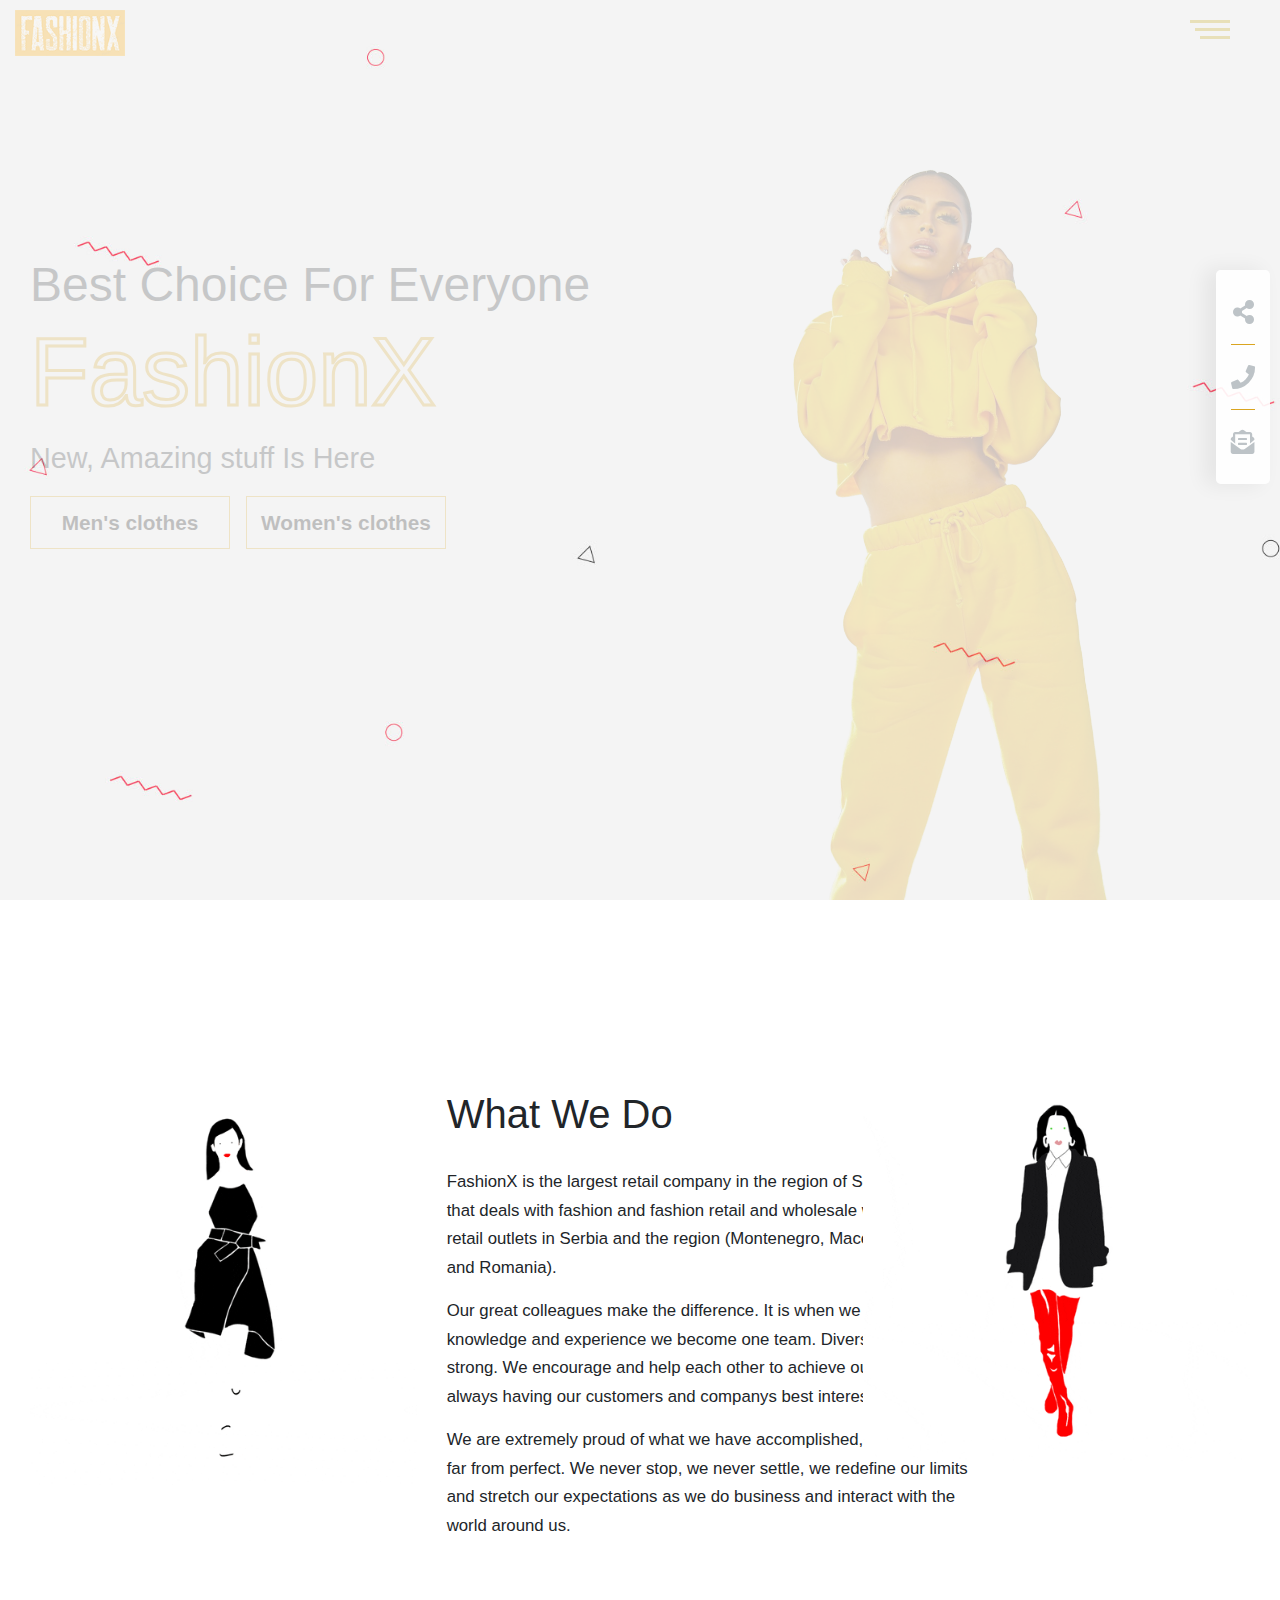
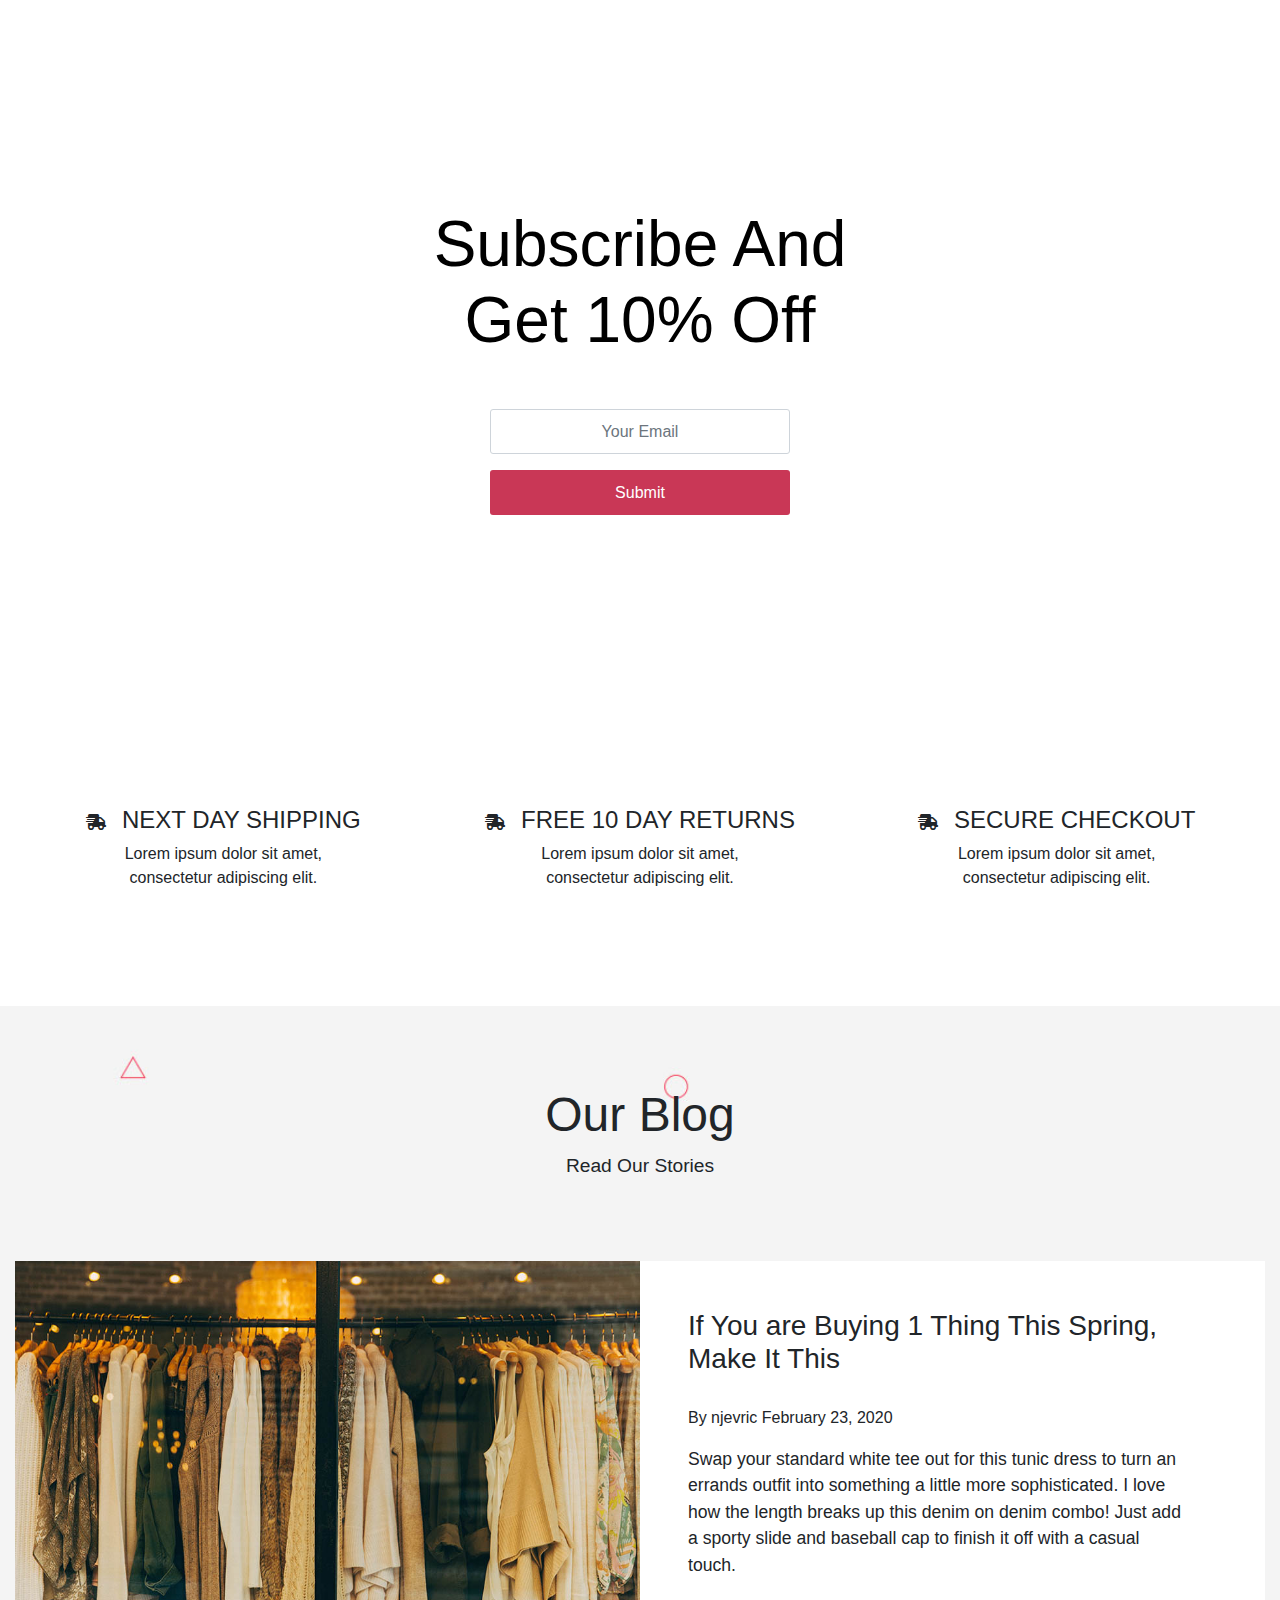
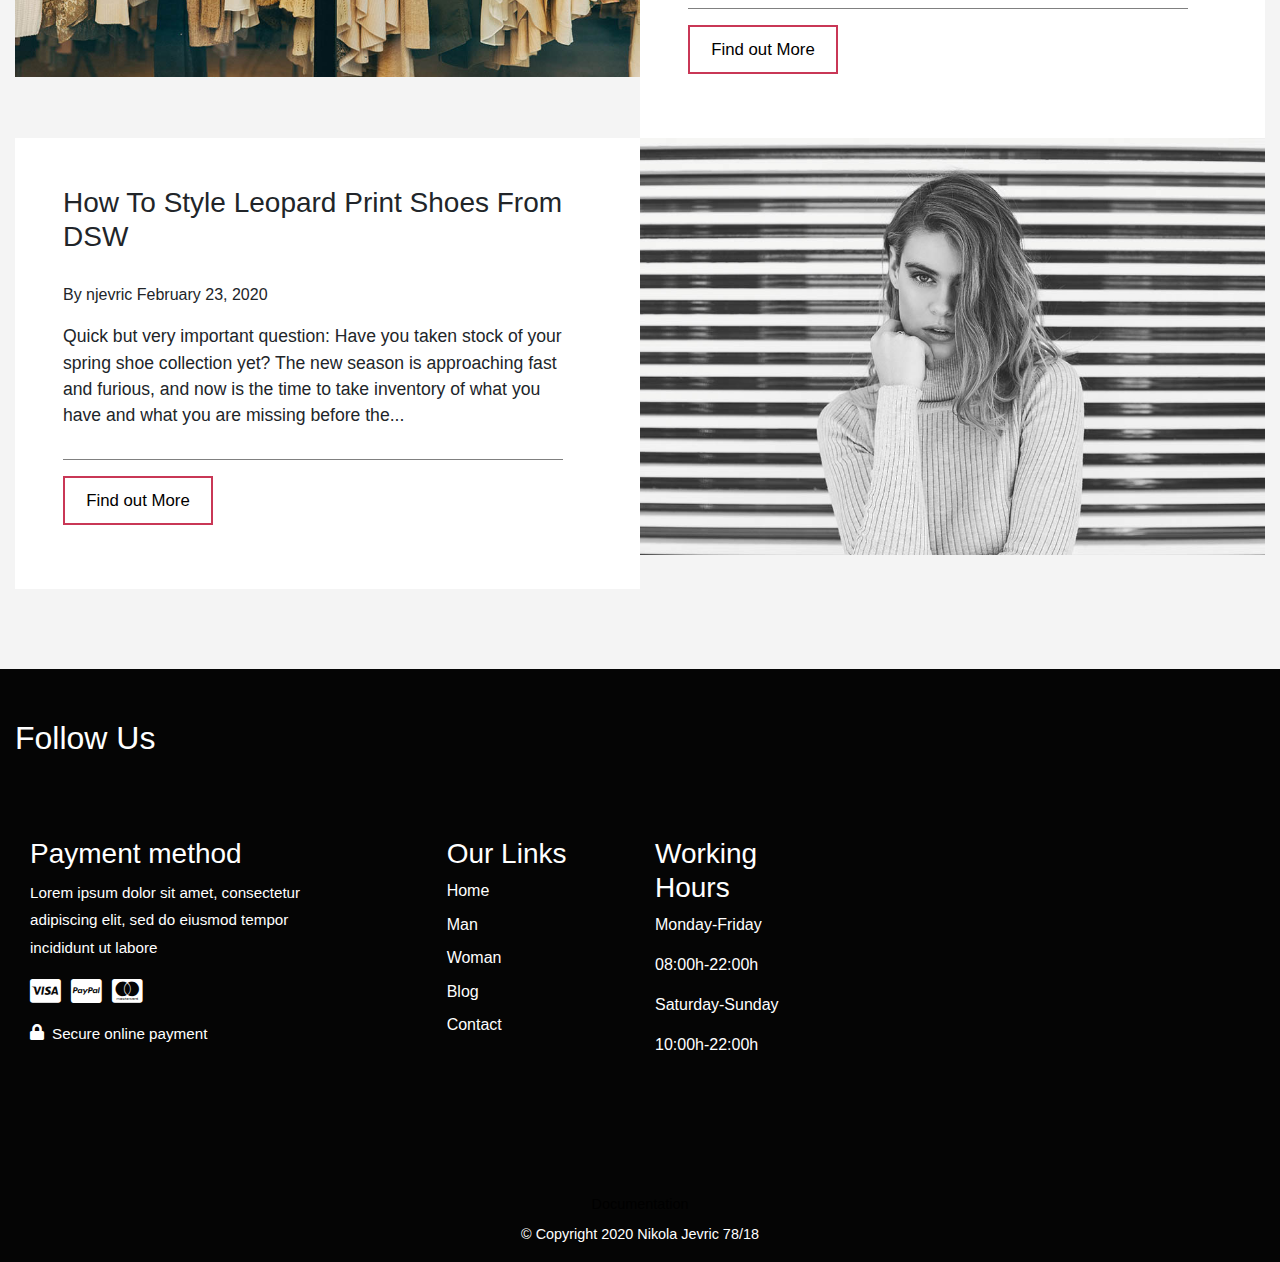
<file: index.html>
<!DOCTYPE html>
<html>
    <head>
        <meta charset="utf-8"/>
        <meta name="viewport" content="width=device-width, initial-scale=1">
        <meta http-equiv="x-ua-compatible" content="ie=edge"/>
        <meta name="description" content="FashionX is the largest retail company in the region of Southeast Europe that deals with fashion and fashion retail and wholesale with over 100 retail outlets in Serbia and the region (Montenegro, Macedonia, Croatia and Romania)."/>
        <meta name="copyright" content="Nikola Jevric 2020"/>
        <title>FashionX Official Website</title>
        <link rel="stylesheet" href="https://use.fontawesome.com/releases/v5.8.2/css/all.css"/>
        <link rel="stylesheet" href="https://stackpath.bootstrapcdn.com/bootstrap/4.3.1/css/bootstrap.min.css" integrity="sha384-ggOyR0iXCbMQv3Xipma34MD+dH/1fQ784/j6cY/iJTQUOhcWr7x9JvoRxT2MZw1T" crossorigin="anonymous"/>
        <link rel="stylesheet" href="css/style.css"/>
         
    </head>
    <body>
        <header>
            <div class="row container-fluid" id="navigacijaPromenaBojeMaliEkran">
                <div class="col-lg-2 col-2" id="logo">
                   <a href="index.html"><img src="img/logo.png" alt="logo"/></a>
                  
                </div> 
                <div class="col-lg-10 col-10" id="navigacija">
                    <!-- <div id="searchNav" class="md-form mt-0 ml-auto d-flex">
                        <i class="fas fa-search mt-2 mr-2"></i>
                        <input class="form-control" type="text" placeholder="Search" aria-label="Search"/>
                      </div> -->
                      
                    <div id="hamburger">
                        <div class="ham"></div>
                        <div class="ham"></div>
                        <div class="ham"></div>
                    </div>
                    
                    
                    <ul id="navigacijaLinkovi" class="mx-auto">
                        
                    </ul>
               
                </div>
               
            </div>
       
        <section id="naslov">
            

            <div class="row container mx-auto">
                <div class="col-lg-6 col-5">
                    <h1>Best Choice For Everyone<br/><span>FashionX</span></h1>
                    <p class="tekstNaslov">New, Amazing stuff Is Here</p>
                    <div class="d-flex responsiveDugme">
                    <p class="text-center mr-3 dugmeNaslov"><a href="man.html">Men's clothes</a></p>
                    <p class="text-center dugmeNaslov"><a href="woman.html">Women's clothes</a></p>
                   </div>
                </div>
                <div class="col-lg-6 col-7 naslovSlika">
                    <img src="img/slika3.png" class="img-fluid slika">
                </div>
            </div>
        </section>
            <div id="linkoviFixed" class="text-center">
                <div class="linkFixed" id="SocialClick">
                    <i class="fas fa-share-alt"></i>
                    <div class="prelazakMisem socials my-auto"> <i class="fab fa-instagram"></i><i class="fab fa-facebook"></i><i class="fab fa-twitter"></i></div> 
                </div>
                <div class="linkFixed" id="PhoneClick">
                    <i class="fas fa-phone"></i>
                    <div class="prelazakMisem phone" > <p><a href="mailto:info@fashionx.com">info@fashionx.com</a></p></div> 
                </div>
                <div class="linkFixed" id="EmailClick">
                    <i class="fas fa-envelope-open-text"></i>
                    <div class="prelazakMisem email"> <p><a href="tel:+0621175230">062/113343</a></p></div> 
            </div>
        </header>
        <main id="glavni">
            <div class="row container mx-auto" id="glavniSlike">
                <!-- <div class="col-lg-4 col-10 mx-auto mainSlike pl-0">
                    <img src="img/musko.jpg" class="slikaMain img-fluid" onmouseover="bigImg();" onmouseout="normalImg();">
                    <h2 class="prikaz">Man</h2>
                </div>
                <div class="col-lg-4 col-10 mx-auto py-4 py-md-0 mainSlike pl-0">
                    <img src="img/patike.jpg" class="slikaMain img-fluid">
                    <h2>Shoes</h2>
                </div>
                <div class="col-lg-4 col-10 mx-auto mainSlike pl-0">
                    <img src="img/woman.jpg" class="slikaMain img-fluid">
                    <h2>Women</h2>
                </div> -->
            </div>
            <div id="about">
                <div class="row container-fluid onama mx-auto">
                    <div class="col-lg-4 col-md-6 col-8 mx-auto">
                        <img src="img/gif2.gif" alt="O nama" class="img-fluid mt-3 mt-md-5"/>
                    </div>
                    <div class="col-lg-4 col-sm-10 mx-sm-auto onamaTekst my-auto">
                        <h2>What We Do</h2>
                        <p>FashionX is the largest retail company in the region of Southeast Europe that deals with fashion and fashion retail and wholesale with over 100 retail outlets in Serbia and the region (Montenegro, Macedonia, Croatia and Romania).</p>
                        <p>Our great colleagues make the difference. It is when we share our skills, knowledge and experience we become one team. Diversity makes us strong.
                        We encourage and help each other to achieve our goals, while always having our customers and companys best interest in mind.
                        </p>
                        <p>We are extremely proud of what we have accomplished, but we are still far from perfect. We never stop, we never settle, we redefine our limits and stretch our expectations as  we do business and interact with the world around us.</p>
                    </div>
                    <div class="col-lg-4 col-md-6 col-8 mx-auto onamaSlika text-right">
                        <img src="img/gi1.gif" alt="O nama" class="img-fluid mt-4"/>     
                    </div>
                </div>
            </div>
            <div id="subscription">
                <div class="row container mx-auto ">
                    <div class="col-lg-12 text-center subTekst">
                        <h2>Subscribe And Get 10% Off</h2>
                        <form action="#" onsubmit="return proveraSubscribe();" id="subForm">  
                            <input type="email" id="emailSubscribe" class="form-control text-center" placeholder="Your Email"/><p id="greskaSub"></p>
                            <input type="submit" id="submitSubscribe" class="form-control"/>
                        </form>
                    </div>
                </div>
               
               
            </div>
            <div id="transport">
                <div class="row container mx-auto text-center">
                    <div class="col-lg-4 col-sm-12">
                        <div class="transportNaslov d-flex justify-content-center">
                            <i class="fas fa-shipping-fast mr-3 mt-2"></i>
                            <h3>Next Day Shipping</h3>
                        </div>
                        <p class="mx-auto text-center">Lorem ipsum dolor sit amet, consectetur adipiscing elit.</p>
                    </div>
                    <div class="col-lg-4 col-sm-12 p-4 p-lg-0">
                        <div class="transportNaslov  d-flex justify-content-center ">
                        <i class="fas fa-shipping-fast  mr-3 mt-2"></i>
                        <h3>FREE 10 DAY RETURNS</h3>
                    </div>
                    <p class="mx-auto text-center">Lorem ipsum dolor sit amet, consectetur adipiscing elit.</p>
                    </div>
                    <div class="col-lg-4 col-sm-12">
                        <div class="transportNaslov  d-flex justify-content-center">
                        <i class="fas fa-shipping-fast  mr-3 mt-2"></i>
                        <h3>SECURE CHECKOUT</h3>
                        </div>
                        <p class="mx-auto text-center">Lorem ipsum dolor sit amet, consectetur adipiscing elit.</p>
                    </div>
                </div>
            </div>
            <div id="blog">
                <div class="row container mx-auto ">
                    <div class="col-lg-12 text-center blogNaslov">
                        <h2>Our Blog</h2>
                        <p>Read Our Stories</p>
                    </div>
                   
                </div>
                <div class="row container mx-auto blog1">
                    
                    <div class="col-lg-6 col-md-10 col-12 mx-auto blokSlikePadding">
                        <img src="img/sub1.jpg" alt="blog 1" class="img-fluid"/>
                    </div>
                    <div class="col-lg-6 col-md-10 col-11 mx-auto p-3 p-xl-5 blogTekst">
                        <h3>If You are Buying 1 Thing This Spring, Make It This</h3>
                        <p>By njevric February 23, 2020</p>
                        <p>Swap your standard white tee out for this tunic dress to turn an errands outfit into something a little more sophisticated. I love how the length breaks up this denim on denim combo! Just add a sporty slide and baseball cap to finish it off with a casual touch.</p>
                        <p id="dugmeBlog"><a href="blog.html">Find out More</a></p>
                       
                    </div>
                </div>
                <div class="row container  mx-auto d-flex flex-wrap-reverse flex-md-wrap-reverse flex-sm-wrap-reverse flex-xs-wrap-reverse">
                    <div class="col-lg-6 col-md-10 col-11 p-3 p-xl-5 mx-auto blogTekst">
                        <h3>How To Style Leopard Print Shoes From DSW</h3>
                        <p>By njevric February 23, 2020</p>
                        <p>Quick but very important question: Have you taken stock of your spring shoe collection yet? The new season is approaching fast and furious, and now is the time to take inventory of what you have and what you are missing before the...</p>
                      
                        <p id="dugmeBlog"><a href="blog.html">Find out More</a></p>
                    </div>
                    <div class="col-lg-6 col-md-10 col-sm-12 mx-auto blokSlikePadding">
                        <img src="img/sub2.jpg" alt="Blog 2" class="img-fluid"/>
                    </div>
                </div>
            </div>
        </main>

        <footer>
            <div class="row container mx-auto marginaFoo">
                <div class="fooInsta">
                    <h2>Follow Us</h2>
                    <div class="posts row text-center d-flex">
        
                    </div>
                </div>
            </div> 
    
            <div class="row container mx-auto fooInfo">
                <div class="col-lg-4 placanje" id="prikaziPay">
    
                </div>
                <div class="col-lg-2 fooLinkovi" id="ispisLinkova">
    
                </div>
                <div class="col-lg-2 fooWorkingH" id="radnoVreme">
    
                </div>
                
                <div class="col-lg-4 text-md-right mx-auto pt-4 pt-md-0 mapa" id="mapaIspis">
                   
                </div>
            </div>
            
               
           <div class="row container mx-auto fooCopy" id="ispisCopy">
             
           </div>
        </footer>

       





        <!-- SCRIPTS -->
        <script src="https://ajax.googleapis.com/ajax/libs/jquery/3.4.1/jquery.min.js"></script>
        <!-- <script src="https://code.jquery.com/jquery-3.3.1.slim.min.js" integrity="sha384-q8i/X+965DzO0rT7abK41JStQIAqVgRVzpbzo5smXKp4YfRvH+8abtTE1Pi6jizo" crossorigin="anonymous"></script> -->
        <script src="https://cdnjs.cloudflare.com/ajax/libs/popper.js/1.14.7/umd/popper.min.js" integrity="sha384-UO2eT0CpHqdSJQ6hJty5KVphtPhzWj9WO1clHTMGa3JDZwrnQq4sF86dIHNDz0W1" crossorigin="anonymous"></script>
        <script src="https://stackpath.bootstrapcdn.com/bootstrap/4.3.1/js/bootstrap.min.js" integrity="sha384-JjSmVgyd0p3pXB1rRibZUAYoIIy6OrQ6VrjIEaFf/nJGzIxFDsf4x0xIM+B07jRM" crossorigin="anonymous"></script>
        <script src="js/main.js"></script>
    </body>
</html>
</file>
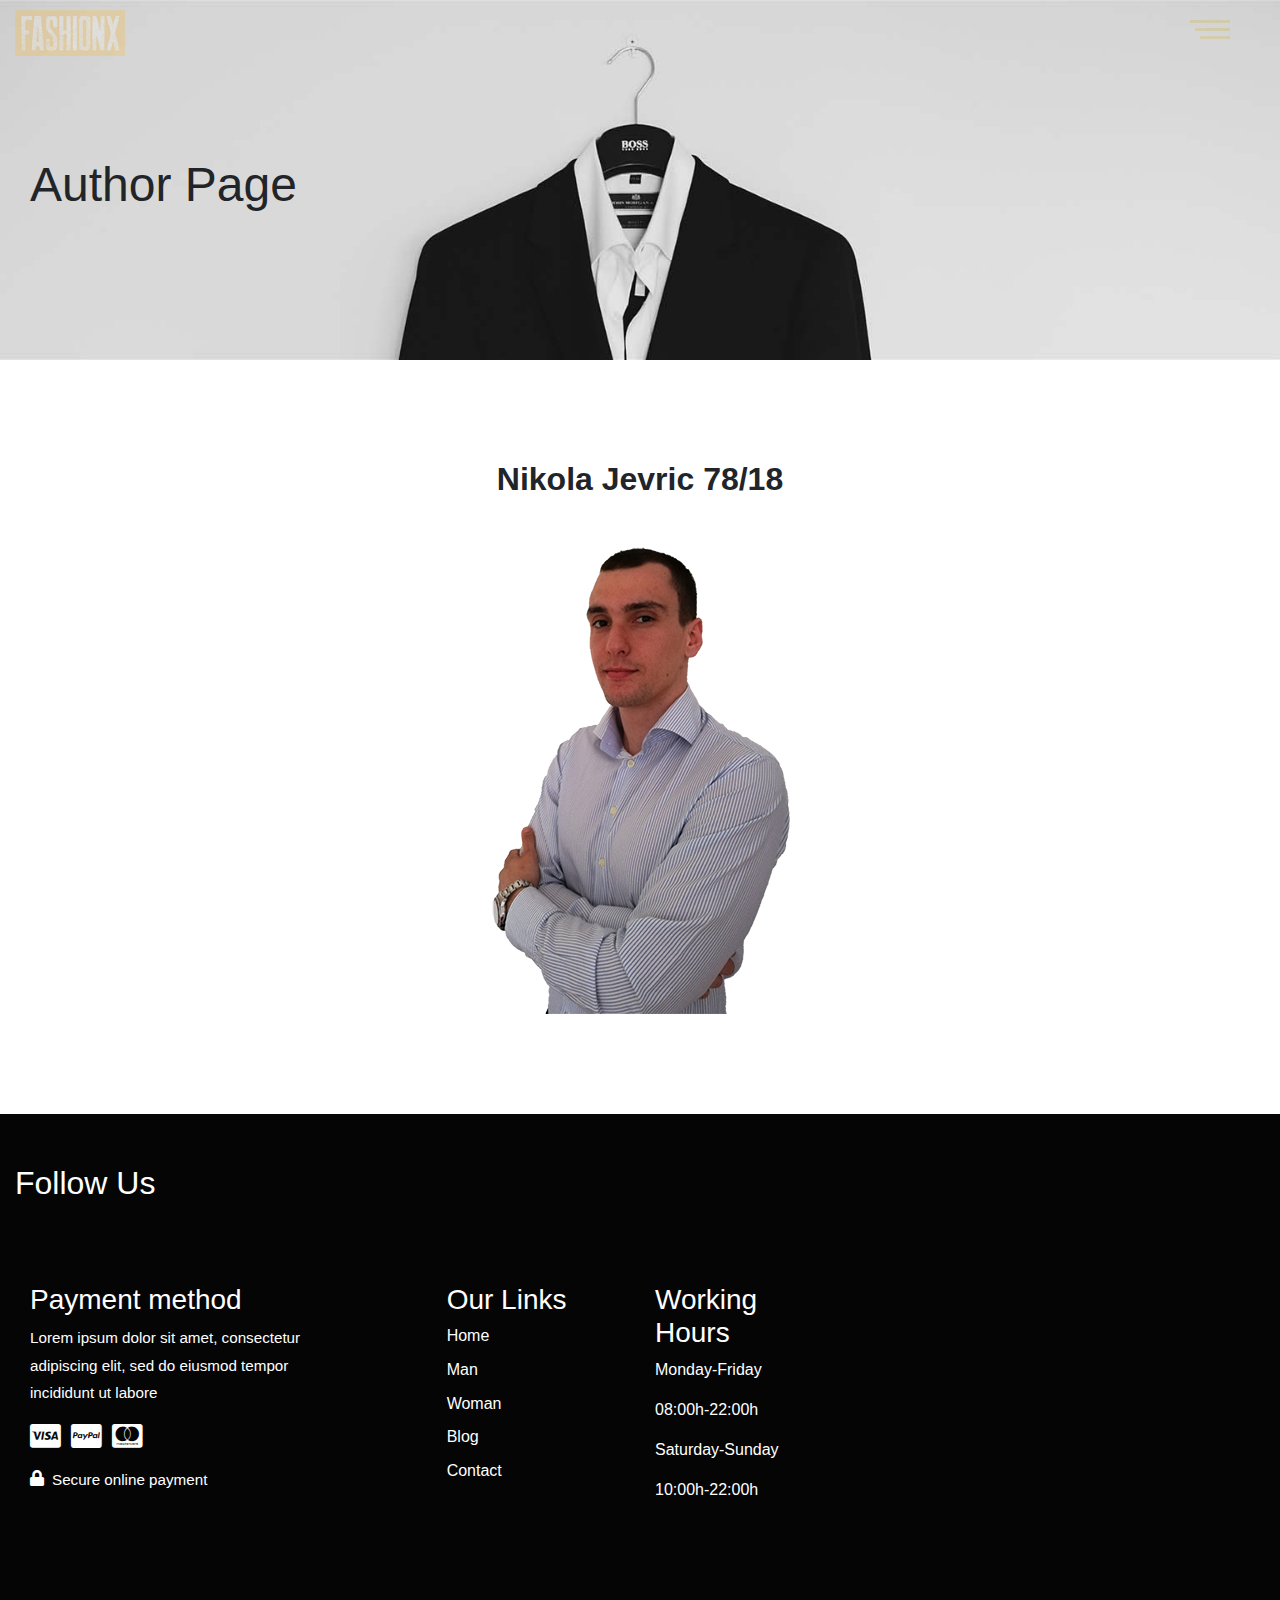
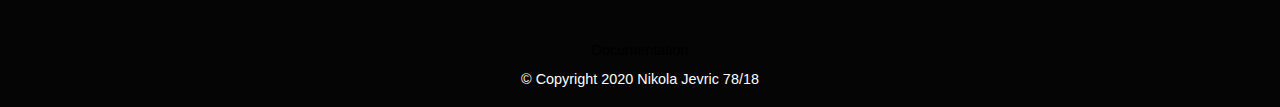
<file: autor.html>
<!DOCTYPE html>
<html>
    <head>
        <meta name="viewport" content="width=device-width, initial-scale=1">
        <title>FashionX Official Website/Man clothes</title>
        <link rel="stylesheet" href="https://use.fontawesome.com/releases/v5.8.2/css/all.css"/>
        <link rel="stylesheet" href="https://stackpath.bootstrapcdn.com/bootstrap/4.3.1/css/bootstrap.min.css" integrity="sha384-ggOyR0iXCbMQv3Xipma34MD+dH/1fQ784/j6cY/iJTQUOhcWr7x9JvoRxT2MZw1T" crossorigin="anonymous"/>
        <link rel="stylesheet" href="css/style.css"/>
        <link rel="icon" type="image/x-icon" href="img/ikona.ico" /> 
    </head>
    <body>  
         <header id="headerProizvodi">
        <div class="row container-fluid" id="navigacijaPromenaBojeMaliEkran">
            <div class="col-lg-2 col-2" id="logo">
               <a href="index.html"><img src="img/logo.png" alt="logo"/></a>
            </div> 
            <div class="col-lg-10 col-10" id="navigacija">
               
                <div id="hamburger">
                    <div class="ham"></div>
                    <div class="ham"></div>
                    <div class="ham"></div>
                </div>
                
                
                <ul id="navigacijaLinkovi">
                    
                </ul>
           
            </div>
           
        </div>
   
    <section id="naslovProizvodi">
        <div class="row container mx-auto">
            <div class="col-lg-6 col-12">
                
               <h1>Author Page</h1>
               <!-- <p>Shop online and get 10% discount on all of our products.</p> -->
            </div>
           
        </div>
    </section>

    </header>
    <main id="autor">
        <div class="container">
            <div class="row">
                <div class="col-lg-10 col-8 mx-auto">
                   <h2 class="text-center font-weight-bold mb-5">Nikola Jevric 78/18</h2>
                   <div class="slikaA d-flex justify-content-center">
                    <img src="img/profilnaS.png" alt="autor" class="img-fluid "/>
                   </div>
                  
                </div>
              
            </div>
        </div>
    </main>
        <footer>
            <div class="row container mx-auto marginaFoo">
                <div class="fooInsta">
                    <h2>Follow Us</h2>
                    <div class="posts row text-center d-flex">
        
                    </div>
                </div>
            </div> 
    
            <div class="row container mx-auto fooInfo">
                <div class="col-lg-4 placanje" id="prikaziPay">
    
                </div>
                <div class="col-lg-2 fooLinkovi" id="ispisLinkova">
    
                </div>
                <div class="col-lg-2 fooWorkingH" id="radnoVreme">
    
                </div>
                
                <div class="col-lg-4 text-md-right mx-auto pt-4 pt-md-0 mapa" id="mapaIspis">
                   
                </div>
            </div>
            
               
           <div class="row container mx-auto fooCopy" id="ispisCopy">
             
           </div>
        </footer>
    
       
    
    
    
    
    
        <!-- SCRIPTS -->
        <script src="https://ajax.googleapis.com/ajax/libs/jquery/3.4.1/jquery.min.js"></script>
        <!-- <script src="https://code.jquery.com/jquery-3.3.1.slim.min.js" integrity="sha384-q8i/X+965DzO0rT7abK41JStQIAqVgRVzpbzo5smXKp4YfRvH+8abtTE1Pi6jizo" crossorigin="anonymous"></script> -->
        <script src="https://cdnjs.cloudflare.com/ajax/libs/popper.js/1.14.7/umd/popper.min.js" integrity="sha384-UO2eT0CpHqdSJQ6hJty5KVphtPhzWj9WO1clHTMGa3JDZwrnQq4sF86dIHNDz0W1" crossorigin="anonymous"></script>
        <script src="https://stackpath.bootstrapcdn.com/bootstrap/4.3.1/js/bootstrap.min.js" integrity="sha384-JjSmVgyd0p3pXB1rRibZUAYoIIy6OrQ6VrjIEaFf/nJGzIxFDsf4x0xIM+B07jRM" crossorigin="anonymous"></script>
        <script src="js/main.js"></script>
    </body>
    </html>
</file>
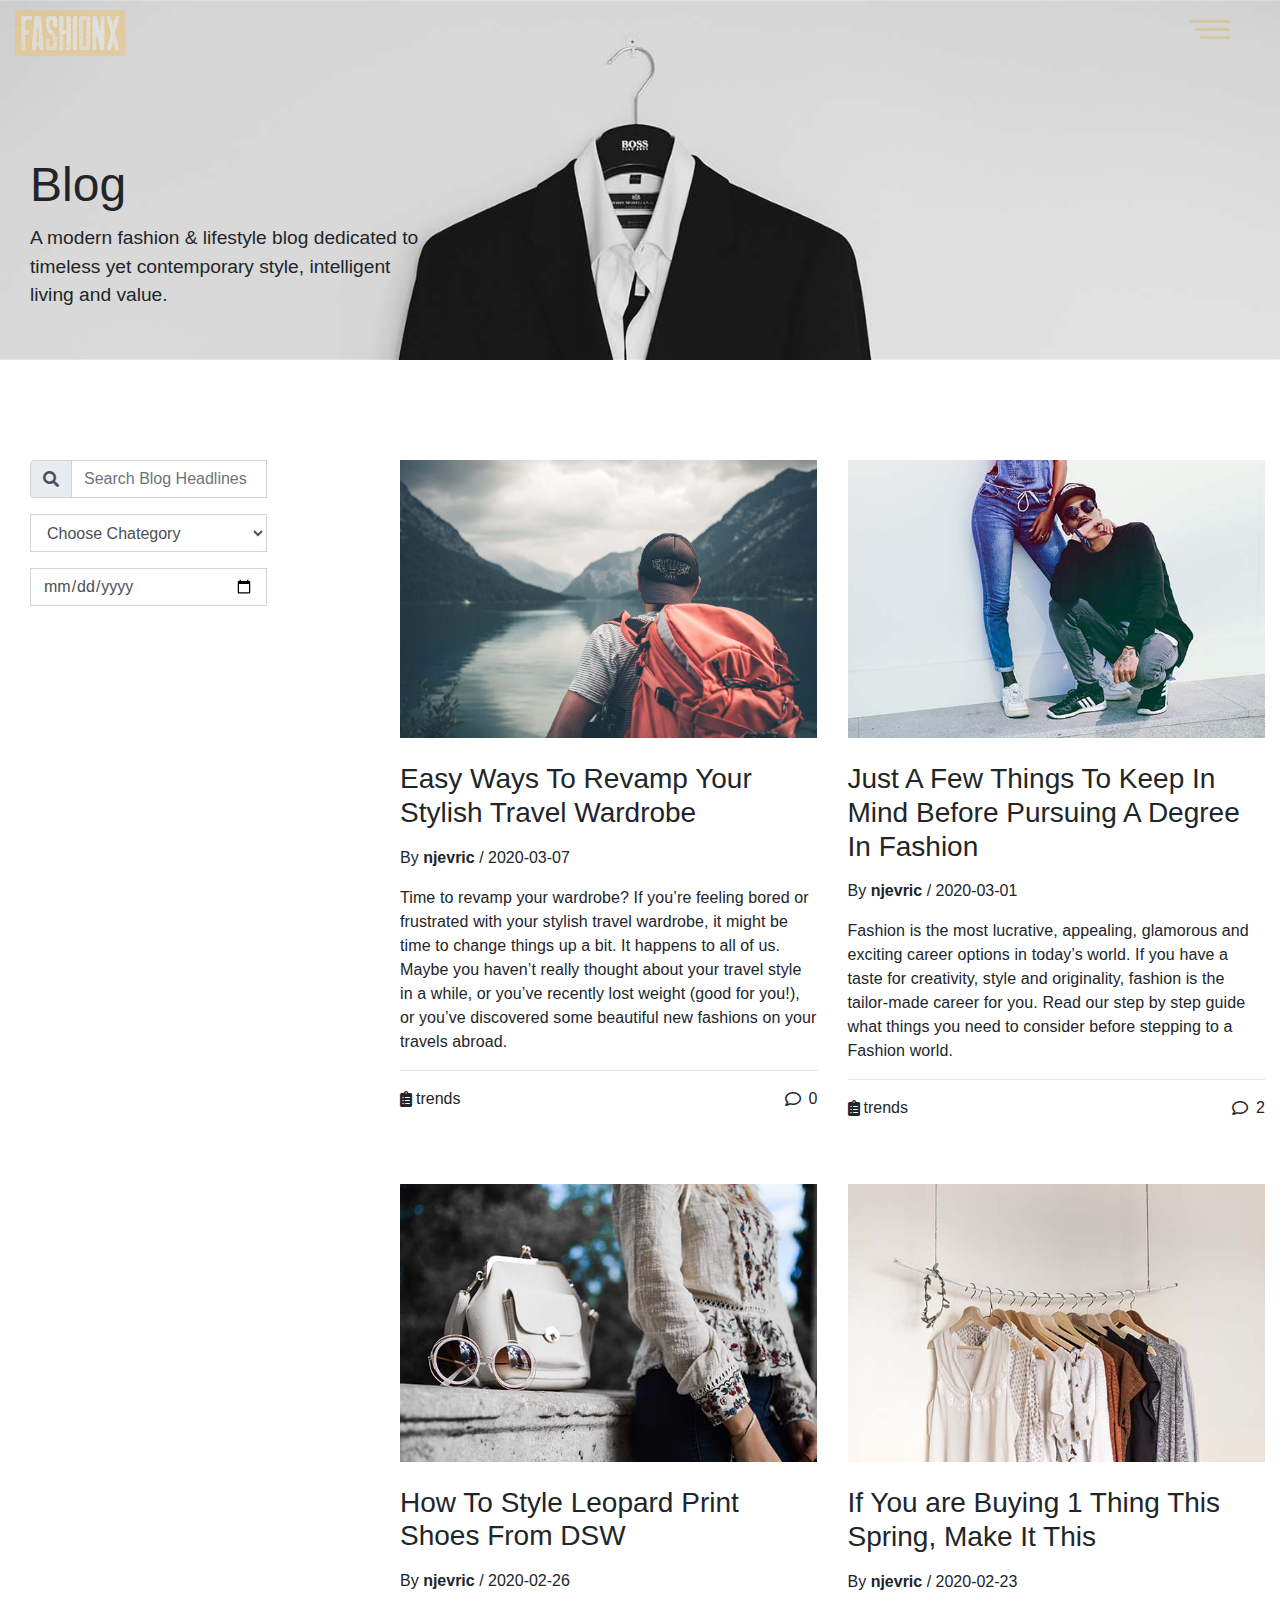
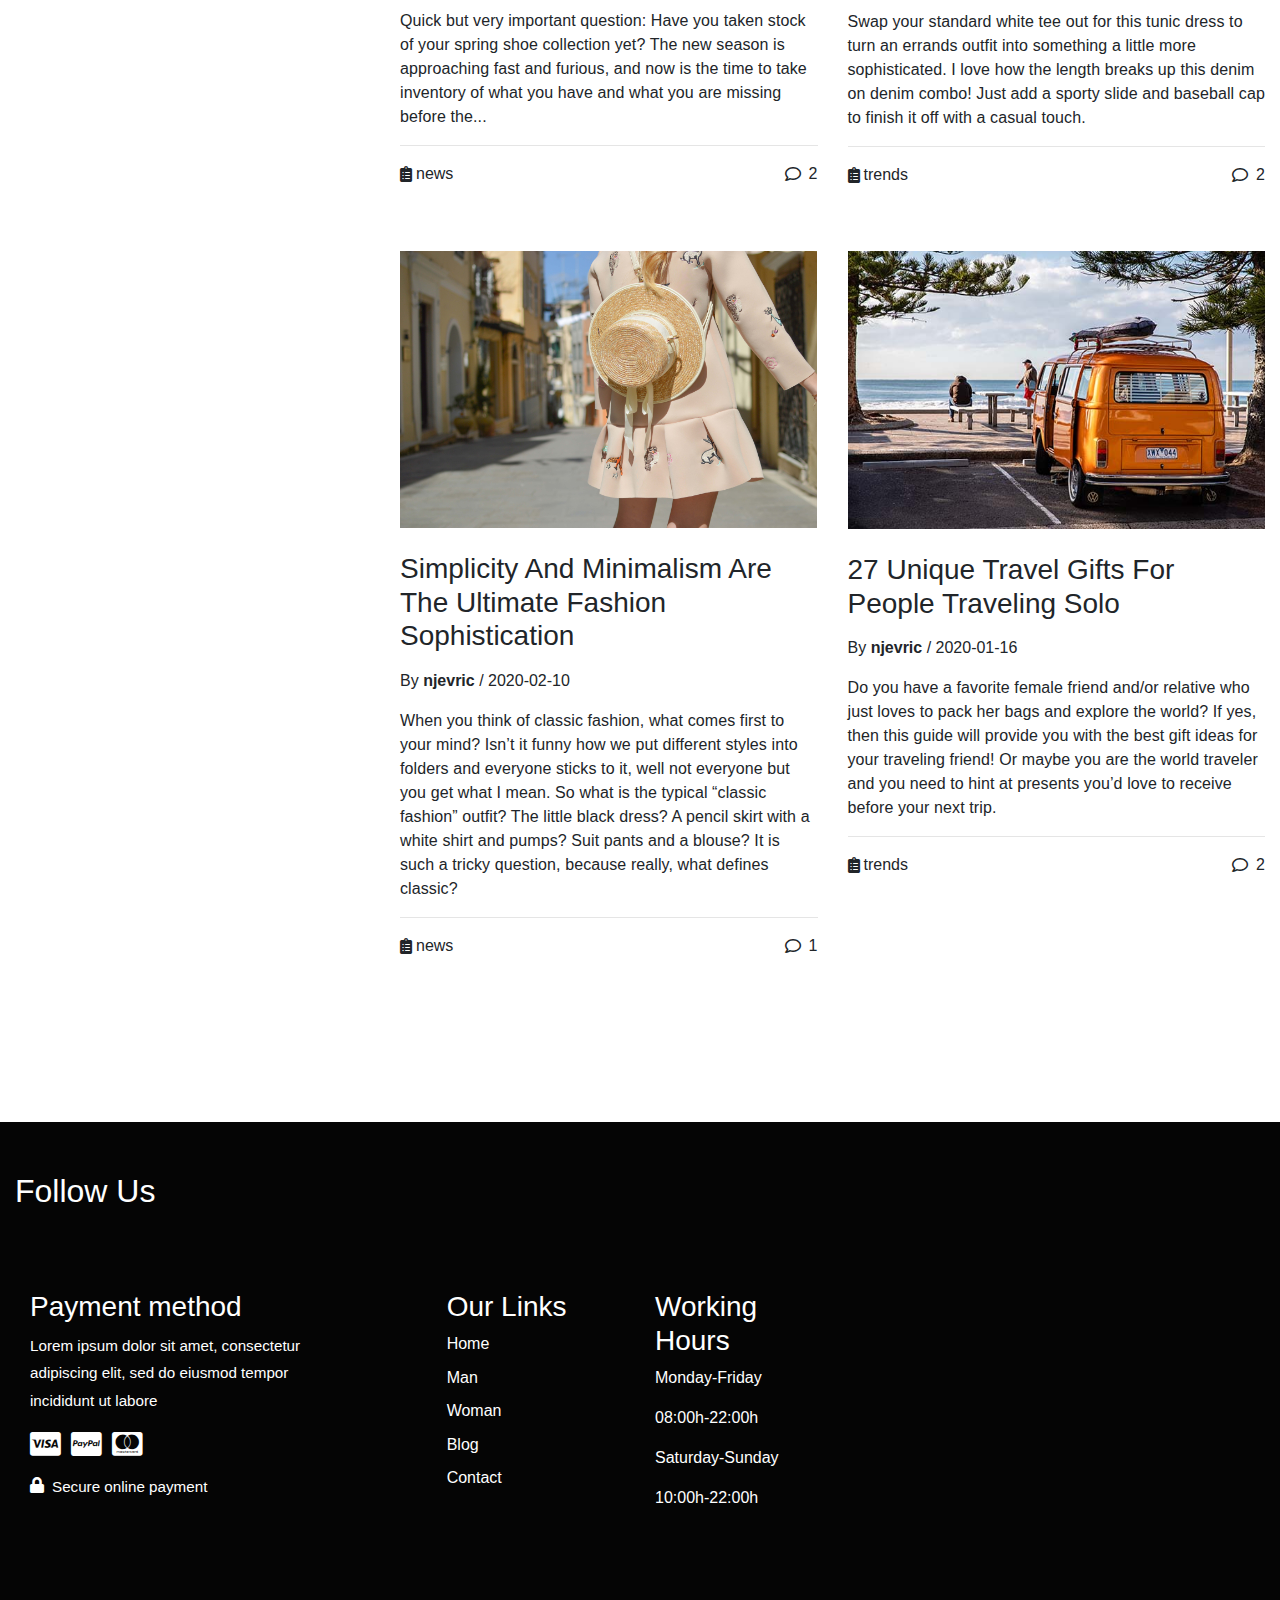
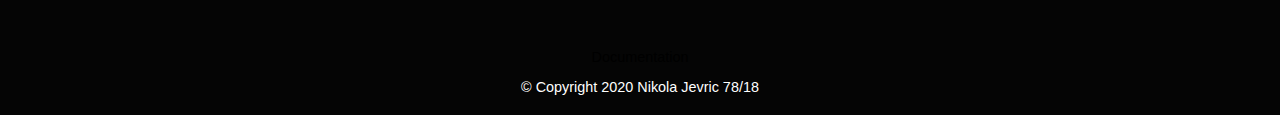
<file: blog.html>
<!DOCTYPE html>
<html>
    <head>
        <meta name="viewport" content="width=device-width, initial-scale=1">
        <title>FashionX Official Website/Man clothes</title>
        <link rel="stylesheet" href="https://use.fontawesome.com/releases/v5.8.2/css/all.css"/>
        <link rel="stylesheet" href="https://stackpath.bootstrapcdn.com/bootstrap/4.3.1/css/bootstrap.min.css" integrity="sha384-ggOyR0iXCbMQv3Xipma34MD+dH/1fQ784/j6cY/iJTQUOhcWr7x9JvoRxT2MZw1T" crossorigin="anonymous"/>
        <link rel="stylesheet" href="css/style.css"/>
        <link rel="icon" type="image/x-icon" href="img/ikona.ico" /> 
    </head>
    <body>  
         <header id="headerProizvodi">
        <div class="row container-fluid" id="navigacijaPromenaBojeMaliEkran">
            <div class="col-lg-2 col-2" id="logo">
               <a href="index.html"><img src="img/logo.png" alt="logo"/></a>
            </div> 
            <div class="col-lg-10 col-10" id="navigacija">
               
                <div id="hamburger">
                    <div class="ham"></div>
                    <div class="ham"></div>
                    <div class="ham"></div>
                </div>
                
                
                <ul id="navigacijaLinkovi">
                    <!-- <li><i class="fas fa-shopping-cart"></i></li>
                    <li><a href="index.html">Home</a></li>
                    <li><a href="man.html">Man</a></li>
                    <li><a href="woman.html">Woman</a></li>
                    <li><a href="blog.html">Blog</a></li>
                    <li><a href="contact.html">Contact</a></li> -->
                </ul>
           
            </div>
           
        </div>
   
    <section id="naslovProizvodi">
        <div class="row container mx-auto">
            <div class="col-lg-10 col-12">
               <h1>Blog</h1>
               <p>A modern fashion &amp; lifestyle blog dedicated to timeless yet contemporary style, intelligent living and value.</p>
            </div>
           
        </div>
    </section>
    </header>
    <main id="blogStranica">
        <div class="container mx-auto">
            <div class="row">
                <div class="col-lg-3 col-12 mx-auto mb-3">
                    <form action="#" class="mb-3">
                        <div class="row">
                            <!-- prikaz search bara -->
                            <div class="input-group col-lg-10 col-md-4 col-12 searchDiv">
                                <div class="input-group-prepend">
                                    <span class="input-group-text" id="search"><i class="fas fa-search"></i></span>
                                </div>
                                <input type="text" class="form-control" id="searchInput" placeholder="Search Blog Headlines"/>
                            </div>
                            <!-- endof searchbar -->
                            <!-- prikaz sorta -->
                            <div class="col-lg-10 col-md-4 col-6 my-2 my-md-0 my-lg-3 sortPadding">
                                <select class="form-control" id="sortiranje">
                        
                                </select>
                            </div>
                            <!-- end of sort -->
                            <!-- prikaz ddlKat -->
                            <div class="col-lg-10 col-md-4 col-6 mt-2 mt-md-0 categoryPadding">
                                <input type="date" id="datum" class="form-control"/>
                            </div>
                            <!-- endof ddlKat -->
                        </div>
                    </form>
                </div>
                <div class="col-lg-9 col-12 row" id="blogPrikaz">
                  
                       <!-- <div class="col-lg-4 proizvod">
                        <img src="img/blog1.jpg" class="img-fluid mb-3"/>
                        <h3>Blog Naslov</h3>
                        <p>By njevric February 23, 2020</p>
                        <p>Lorem ipsum dolor sit amet, consectetur adipiscing elit, sed do eiusmod tempor incididunt ut labore et dolore magna aliqua. Ut enim ad minim veniam, quis nostrud exercitation ullamco laboris nisi ut aliquip ex ea commodo consequat.</p>
                        <hr/>
                        <div class="d-flex">
                            <i class="fas fa-clipboard-list mt-1 mr-1"></i>
                            <p id="dugmeBlog">Trends</p>
                            <i class="far fa-comment ml-auto"></i>
                        </div> -->
                       
                </div> 
              
               
            </div>
        </div>
    </main>
    <footer>
        <div class="row container mx-auto marginaFoo">
            <div class="fooInsta">
                <h2>Follow Us</h2>
                <div class="posts row text-center d-flex">
    
                </div>
            </div>
        </div> 

        <div class="row container mx-auto fooInfo">
            <div class="col-lg-4 placanje" id="prikaziPay">

            </div>
            <div class="col-lg-2 fooLinkovi" id="ispisLinkova">

            </div>
            <div class="col-lg-2 fooWorkingH" id="radnoVreme">

            </div>
            
            <div class="col-lg-4 text-md-right mx-auto pt-4 pt-md-0 mapa" id="mapaIspis">
               
            </div>
        </div>
        
           
       <div class="row container mx-auto fooCopy" id="ispisCopy">
         
       </div>
    </footer>







<!-- SCRIPTS -->
<script src="https://ajax.googleapis.com/ajax/libs/jquery/3.4.1/jquery.min.js"></script>
<!-- <script src="https://code.jquery.com/jquery-3.3.1.slim.min.js" integrity="sha384-q8i/X+965DzO0rT7abK41JStQIAqVgRVzpbzo5smXKp4YfRvH+8abtTE1Pi6jizo" crossorigin="anonymous"></script> -->
<script src="https://cdnjs.cloudflare.com/ajax/libs/popper.js/1.14.7/umd/popper.min.js" integrity="sha384-UO2eT0CpHqdSJQ6hJty5KVphtPhzWj9WO1clHTMGa3JDZwrnQq4sF86dIHNDz0W1" crossorigin="anonymous"></script>
<script src="https://stackpath.bootstrapcdn.com/bootstrap/4.3.1/js/bootstrap.min.js" integrity="sha384-JjSmVgyd0p3pXB1rRibZUAYoIIy6OrQ6VrjIEaFf/nJGzIxFDsf4x0xIM+B07jRM" crossorigin="anonymous"></script>
<script src="js/main.js"></script>
</body>
</html>
</file>
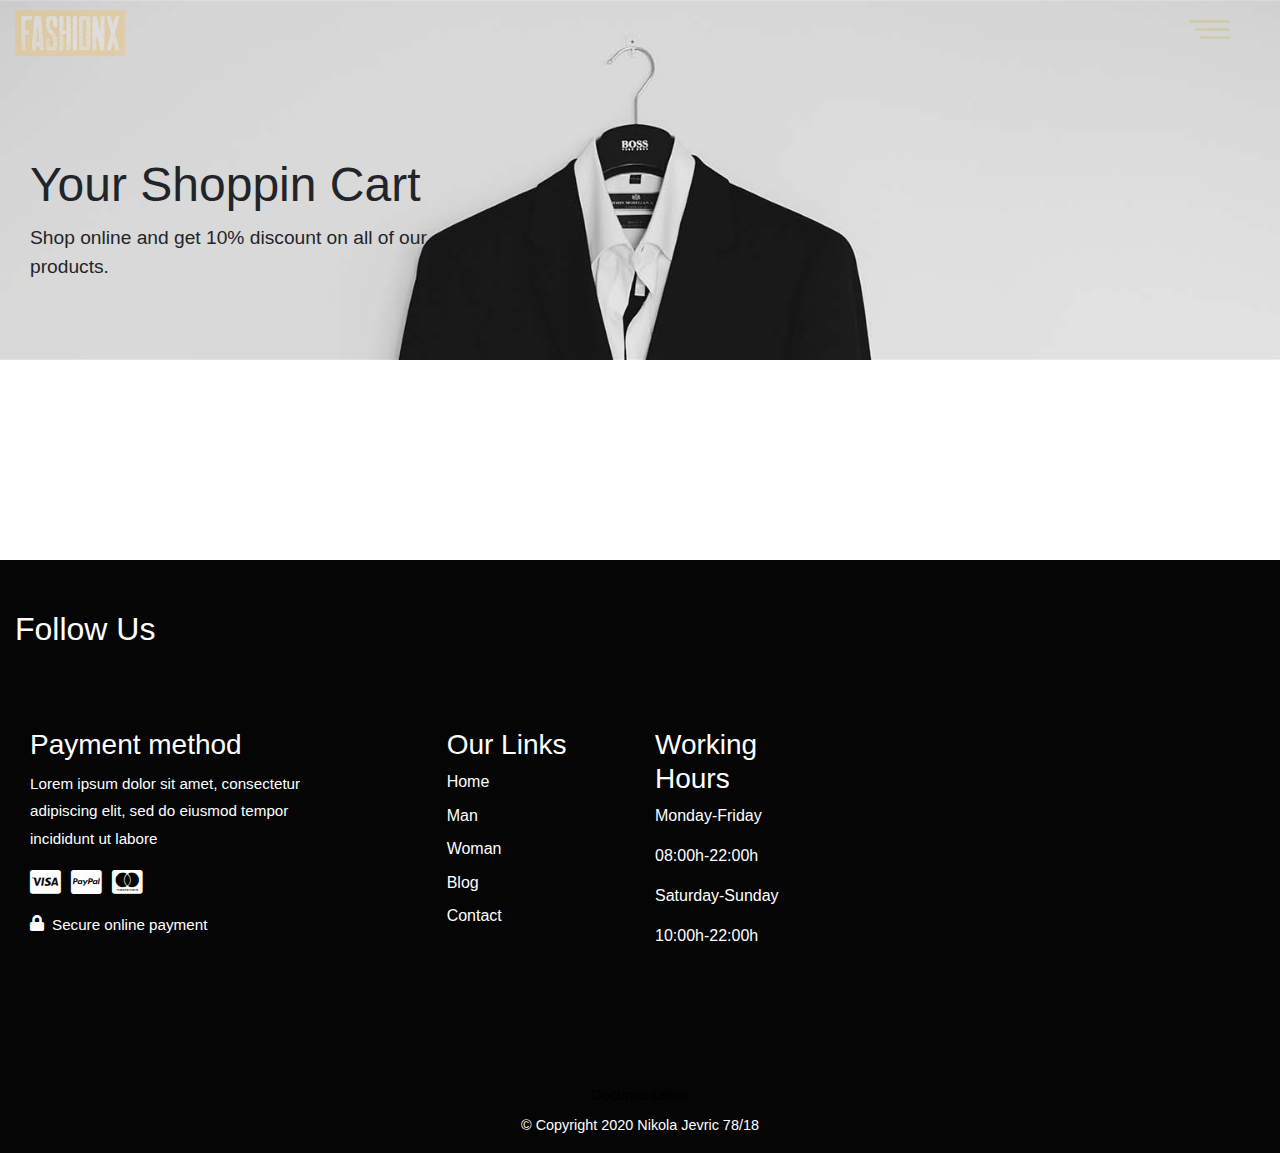
<file: cart.html>
<!DOCTYPE html>
<html>
    <head>
        <meta name="viewport" content="width=device-width, initial-scale=1">
        <title>FashionX Official Website/Man clothes</title>
        <link rel="stylesheet" href="https://use.fontawesome.com/releases/v5.8.2/css/all.css"/>
        <link rel="stylesheet" href="https://stackpath.bootstrapcdn.com/bootstrap/4.3.1/css/bootstrap.min.css" integrity="sha384-ggOyR0iXCbMQv3Xipma34MD+dH/1fQ784/j6cY/iJTQUOhcWr7x9JvoRxT2MZw1T" crossorigin="anonymous"/>
        <link rel="stylesheet" href="css/style.css"/>
        <link rel="icon" type="image/x-icon" href="img/ikona.ico" /> 
    </head>
    <body>  
         <header id="headerProizvodi">
        <div class="row container-fluid" id="navigacijaPromenaBojeMaliEkran">
            <div class="col-lg-2 col-2" id="logo">
               <a href="index.html"><img src="img/logo.png" alt="logo"/></a>
            </div> 
            <div class="col-lg-10 col-10" id="navigacija">
               
                <div id="hamburger">
                    <div class="ham"></div>
                    <div class="ham"></div>
                    <div class="ham"></div>
                </div>
                
                
                <ul id="navigacijaLinkovi">
                    
                </ul>
           
            </div>
           
        </div>
   
    <section id="naslovProizvodi">
        <div class="row container mx-auto">
            <div class="col-lg-6 col-12">
                
               <h1>Your Shoppin Cart</h1>
               <p>Shop online and get 10% discount on all of our products.</p>
            </div>
           
        </div>
    </section>
    
    </header>
    <main>
        <div id="prikaziCart" class="container">
           
          
        </div>
    </main>
        <footer>
            <div class="row container mx-auto marginaFoo">
                <div class="fooInsta">
                    <h2>Follow Us</h2>
                    <div class="posts row text-center d-flex">
        
                    </div>
                </div>
            </div> 
    
            <div class="row container mx-auto fooInfo">
                <div class="col-lg-4 placanje" id="prikaziPay">
    
                </div>
                <div class="col-lg-2 fooLinkovi" id="ispisLinkova">
    
                </div>
                <div class="col-lg-2 fooWorkingH" id="radnoVreme">
    
                </div>
                
                <div class="col-lg-4 text-md-right mx-auto pt-4 pt-md-0 mapa" id="mapaIspis">
                   
                </div>
            </div>
            
               
           <div class="row container mx-auto fooCopy" id="ispisCopy">
             
           </div>
        </footer>
    
       
    
    
    
    
    
        <!-- SCRIPTS -->
        <script src="https://ajax.googleapis.com/ajax/libs/jquery/3.4.1/jquery.min.js"></script>
        <!-- <script src="https://code.jquery.com/jquery-3.3.1.slim.min.js" integrity="sha384-q8i/X+965DzO0rT7abK41JStQIAqVgRVzpbzo5smXKp4YfRvH+8abtTE1Pi6jizo" crossorigin="anonymous"></script> -->
        <script src="https://cdnjs.cloudflare.com/ajax/libs/popper.js/1.14.7/umd/popper.min.js" integrity="sha384-UO2eT0CpHqdSJQ6hJty5KVphtPhzWj9WO1clHTMGa3JDZwrnQq4sF86dIHNDz0W1" crossorigin="anonymous"></script>
        <script src="https://stackpath.bootstrapcdn.com/bootstrap/4.3.1/js/bootstrap.min.js" integrity="sha384-JjSmVgyd0p3pXB1rRibZUAYoIIy6OrQ6VrjIEaFf/nJGzIxFDsf4x0xIM+B07jRM" crossorigin="anonymous"></script>
        <script src="js/main.js"></script>
    </body>
    </html>
</file>
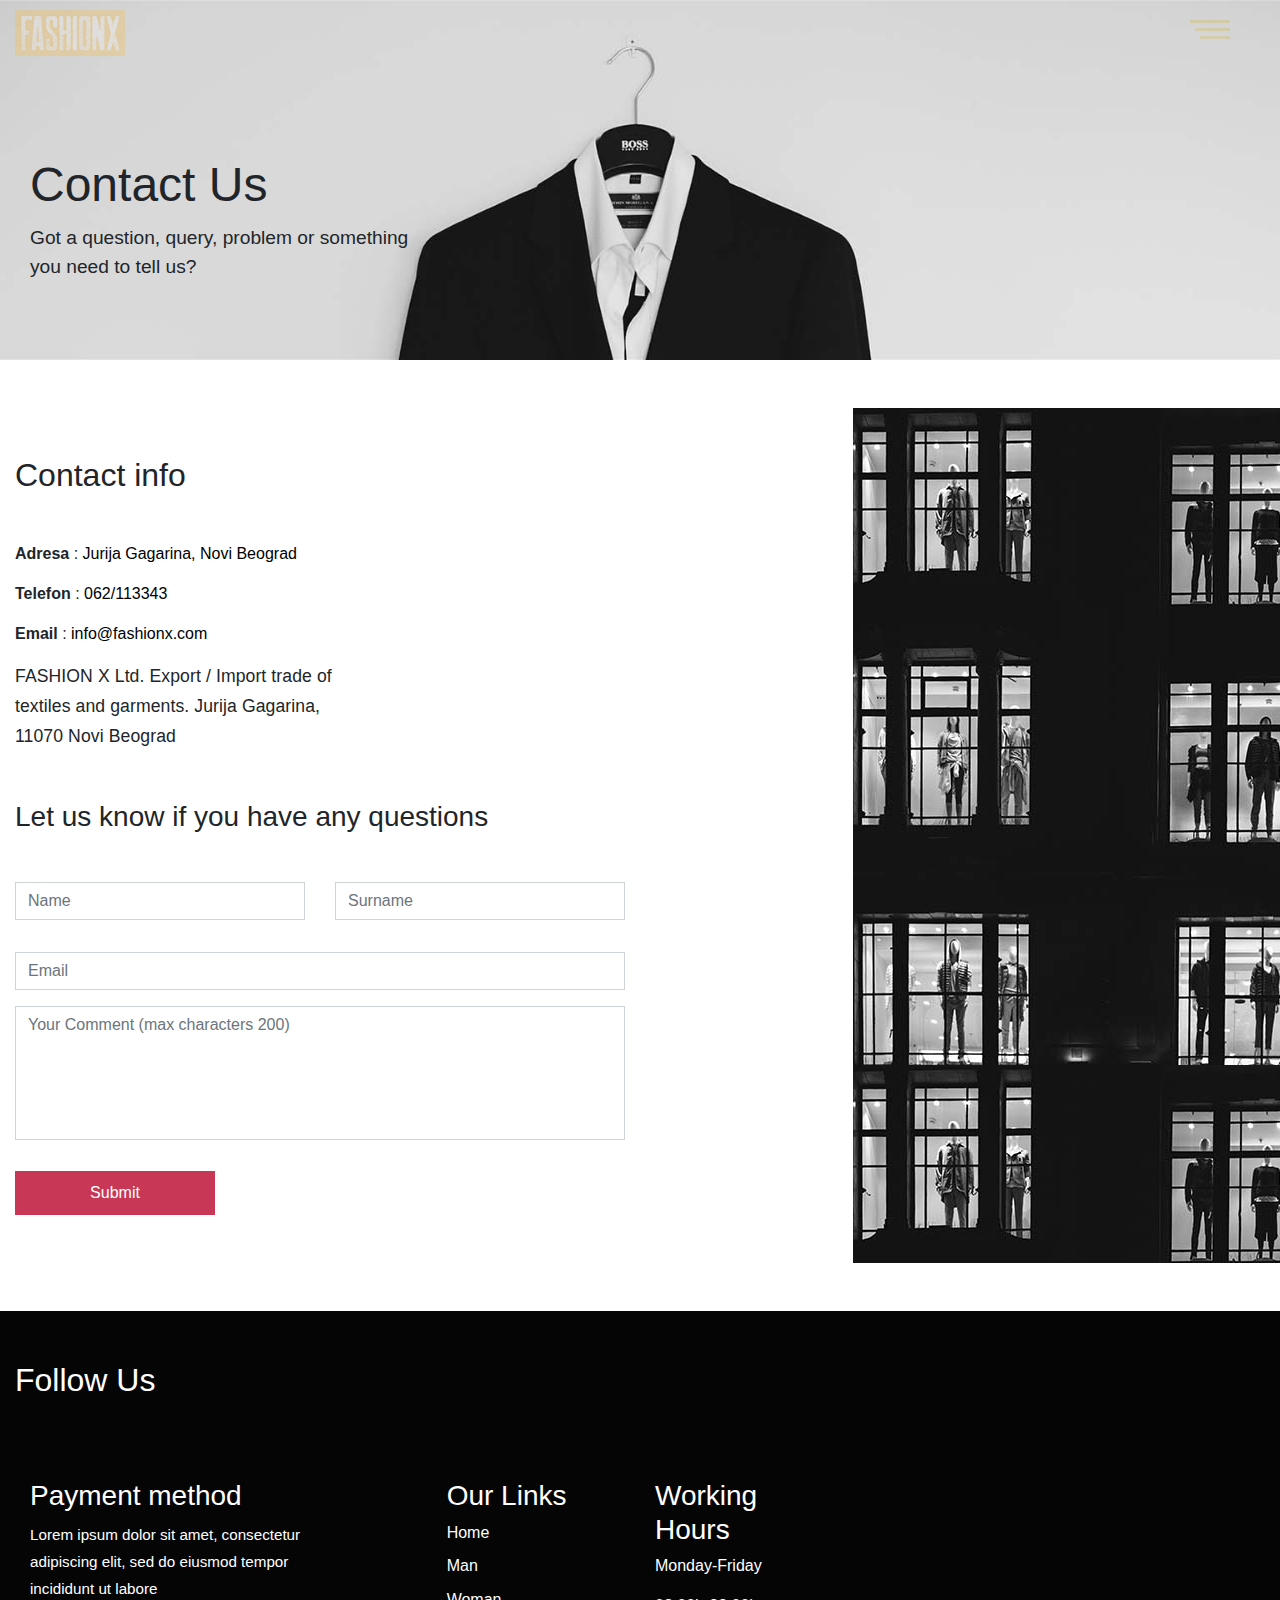
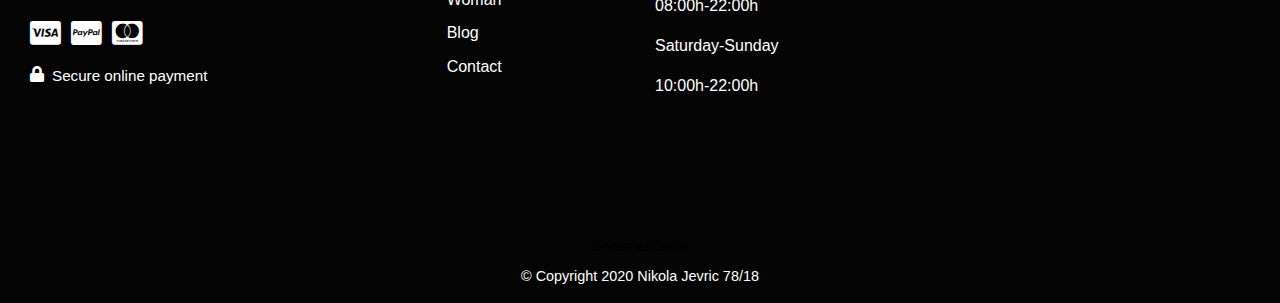
<file: contact.html>
<!DOCTYPE html>
<html>
    <head>
        <meta name="viewport" content="width=device-width, initial-scale=1">
        <title>FashionX Official Website/Man clothes</title>
        <link rel="stylesheet" href="https://use.fontawesome.com/releases/v5.8.2/css/all.css"/>
        <link rel="stylesheet" href="https://stackpath.bootstrapcdn.com/bootstrap/4.3.1/css/bootstrap.min.css" integrity="sha384-ggOyR0iXCbMQv3Xipma34MD+dH/1fQ784/j6cY/iJTQUOhcWr7x9JvoRxT2MZw1T" crossorigin="anonymous"/>
        <link rel="stylesheet" href="css/style.css"/>
        <link rel="icon" type="image/x-icon" href="img/ikona.ico" /> 
    </head>
    <body>  
         <header id="headerProizvodi">
        <div class="row container-fluid" id="navigacijaPromenaBojeMaliEkran">
            <div class="col-lg-2 col-2" id="logo">
               <a href="index.html"><img src="img/logo.png" alt="logo"/></a>
            </div> 
            <div class="col-lg-10 col-10" id="navigacija">
               
                <div id="hamburger">
                    <div class="ham"></div>
                    <div class="ham"></div>
                    <div class="ham"></div>
                </div>
                
                
                <ul id="navigacijaLinkovi">
                    
                </ul>
           
            </div>
           
        </div>
   
    <section id="naslovProizvodi">
        <div class="row container mx-auto">
            <div class="col-lg-6 col-12">
                
               <h1>Contact Us</h1>
               <p>Got a question, query, problem or something you need to tell us?</p>
            </div>
           
        </div>
    </section>
    </header>
    <main id="kontakt">
       
        <div class="container">
            <div class="row">
                <div class="col-lg-6 col-sm-9  col-11 mr-md-auto mx-auto mx-md-0 py-5 mt-0 mt-md-5">
                    <h2 class="mb-3 mb-md-5">Contact info</h2>
                       
                           
                                <p><strong>Adresa</strong> : <a href="https://goo.gl/maps/KNcwPdndytNwN7fE6">Jurija Gagarina, Novi Beograd</a></p>
                                <p><strong>Telefon</strong> : <a href="tel:+0621175230">062/113343</a></p>
                                <p><strong>Email</strong> : <a href="mailto:info@fashionx.com">info@fashionx.com</a></p>
                                <p class="infoTekstContact mb-5">FASHION X Ltd. Export / Import trade of textiles and garments. Jurija Gagarina, 11070 Novi Beograd </p>
                            <img src="img/kontakt1.jpg" class="d-block d-md-none  img-fluid mb-4" alt="kontakt slika prodavnice"/>
                   
                <!-- </div> -->
                
                <!-- <div class="col-lg-4  col-sm-9 col-10  mx-auto my-auto"> -->
                    <h3 class="mb-4 mb-md-5">Let us know if you have any questions</h3>
                    <form id="kontaktForma" class="mb-0 mb-md-5" onsubmit="return proveraKontaktForma()" action="#"> 
                        <div class="form-group row">
                            <div class="col-lg-6 col-sm-12 mb-3 mb-md-0">
                                <input type="text" class="form-control" id="ime" aria-describedby="emailHelp" placeholder="Name">
                                <p class="greskaKontakt"></p>
                            </div>
                            <div class="col-lg-6 col-sm-12">
                                <input type="text" class="form-control" id="prezime" aria-describedby="emailHelp" placeholder="Surname">
                                <p class="greskaKontakt"></p>
                            </div>
                        </div>        
                          <div class="form-group">
                            <input type="email" class="form-control" id="email" aria-describedby="emailHelp" placeholder="Email">
                            <p class="greskaKontakt"></p>
                          </div>
                        <div class="form-group">
                            <textarea class="form-control" rows="5" id="comment" placeholder="Your Comment (max characters 200)"></textarea>
                            <p class="greskaKontakt"></p>
                        </div>
                        <input type="submit" class="btn" id="btnSubmit"/>
                        <div id="greskaKontakt" class="float-none mt-4"></div>
                      </form>
                </div>
        
                <div class="col-lg-4 slikaKontakt my-5 d-none d-md-block">

                </div>
            </div>
           
        </div>
    </main>
    <footer>
        <div class="row container mx-auto marginaFoo">
            <div class="fooInsta">
                <h2>Follow Us</h2>
                <div class="posts row text-center d-flex">
    
                </div>
            </div>
        </div> 

        <div class="row container mx-auto fooInfo">
            <div class="col-lg-4 placanje" id="prikaziPay">

            </div>
            <div class="col-lg-2 fooLinkovi" id="ispisLinkova">

            </div>
            <div class="col-lg-2 fooWorkingH" id="radnoVreme">

            </div>
            
            <div class="col-lg-4 text-md-right mx-auto pt-4 pt-md-0 mapa" id="mapaIspis">
               
            </div>
        </div>
        
           
       <div class="row container mx-auto fooCopy" id="ispisCopy">
         
       </div>
    </footer>

   





    <!-- SCRIPTS -->
    <script src="https://ajax.googleapis.com/ajax/libs/jquery/3.4.1/jquery.min.js"></script>
    <!-- <script src="https://code.jquery.com/jquery-3.3.1.slim.min.js" integrity="sha384-q8i/X+965DzO0rT7abK41JStQIAqVgRVzpbzo5smXKp4YfRvH+8abtTE1Pi6jizo" crossorigin="anonymous"></script> -->
    <script src="https://cdnjs.cloudflare.com/ajax/libs/popper.js/1.14.7/umd/popper.min.js" integrity="sha384-UO2eT0CpHqdSJQ6hJty5KVphtPhzWj9WO1clHTMGa3JDZwrnQq4sF86dIHNDz0W1" crossorigin="anonymous"></script>
    <script src="https://stackpath.bootstrapcdn.com/bootstrap/4.3.1/js/bootstrap.min.js" integrity="sha384-JjSmVgyd0p3pXB1rRibZUAYoIIy6OrQ6VrjIEaFf/nJGzIxFDsf4x0xIM+B07jRM" crossorigin="anonymous"></script>
    <script src="js/main.js"></script>
</body>
</html>
</file>
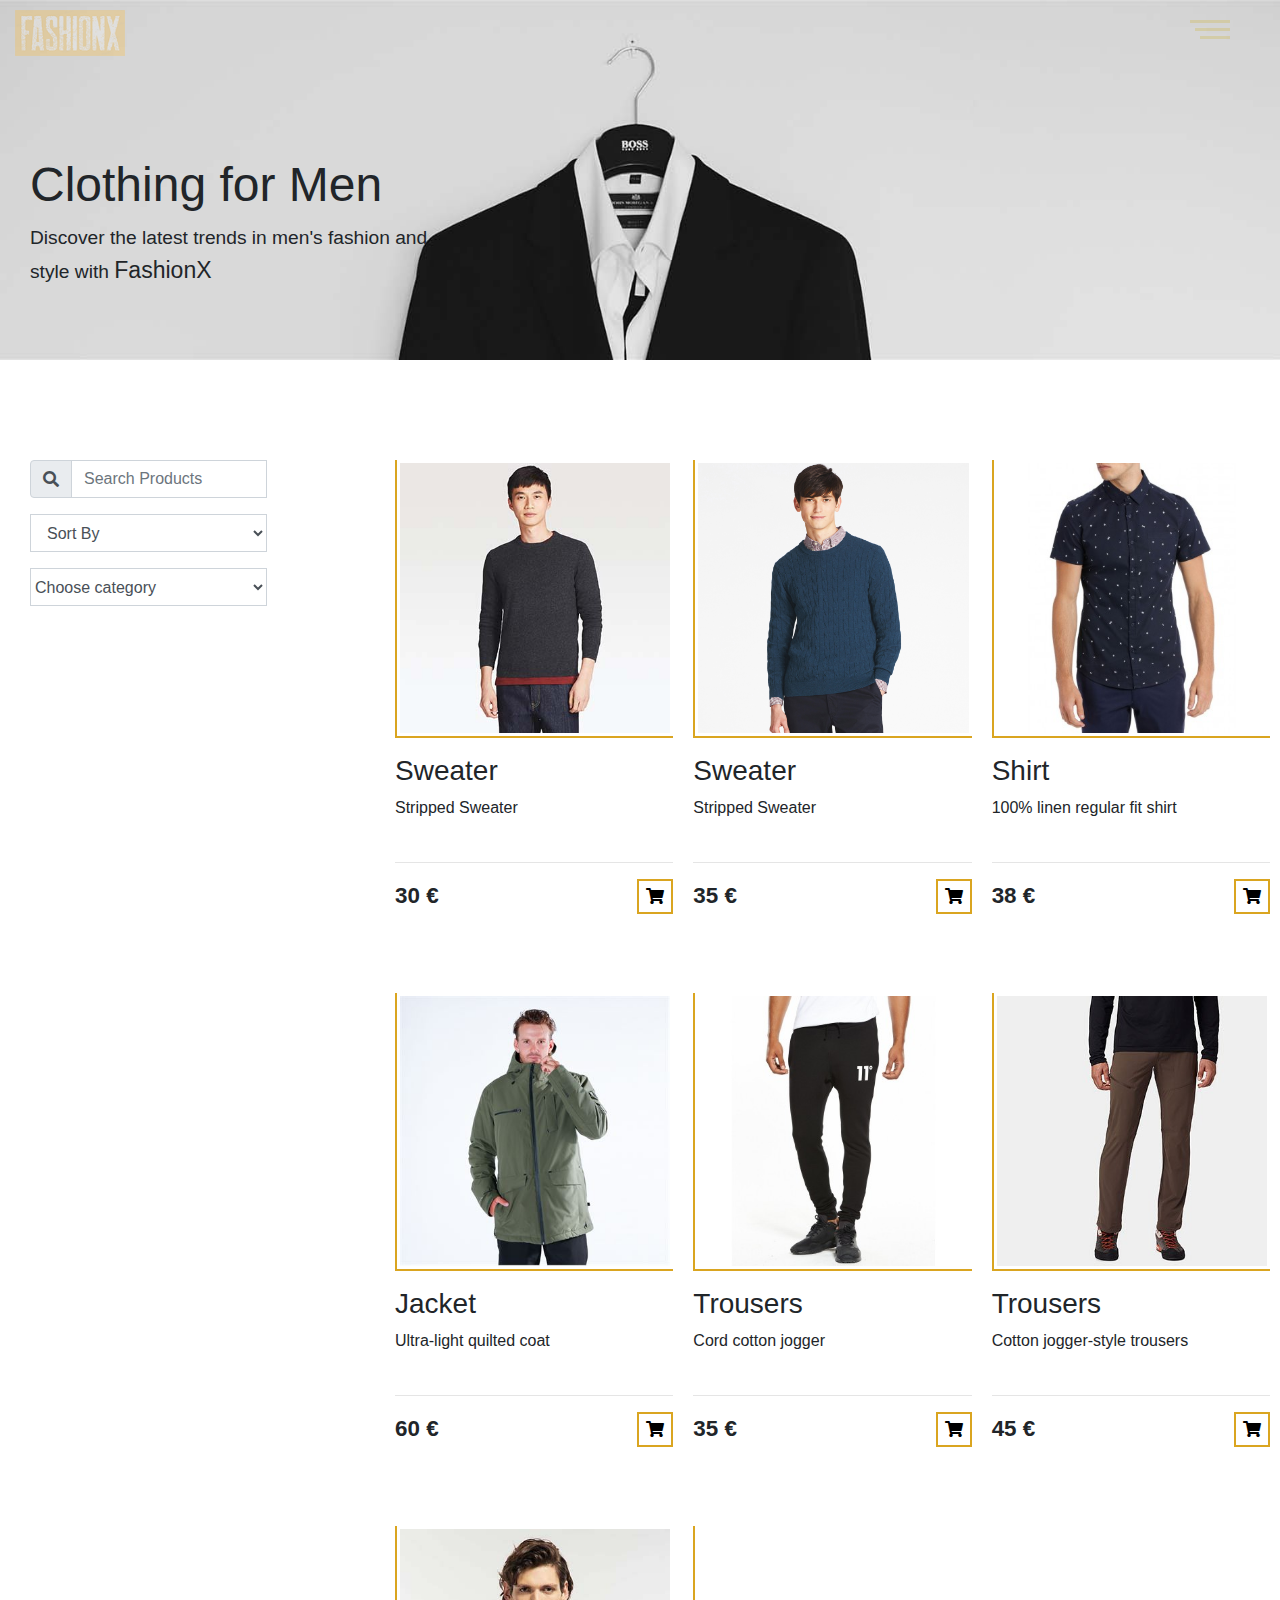
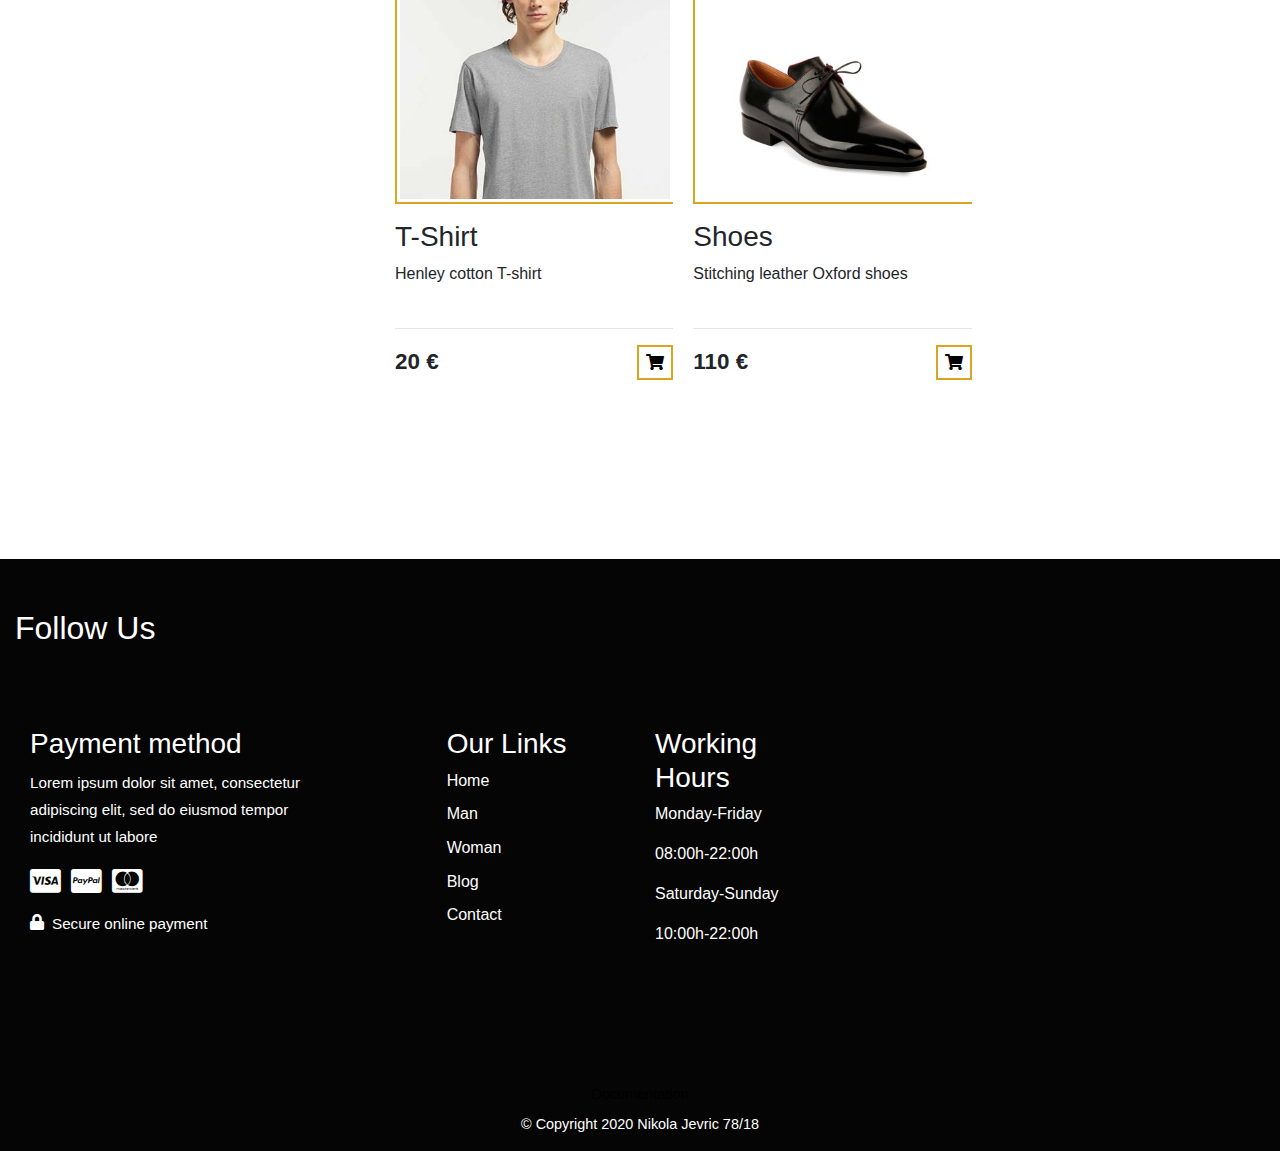
<file: man.html>
<!DOCTYPE html>
<html>
    <head>
        <meta name="viewport" content="width=device-width, initial-scale=1">
        <title>FashionX Official Website/Man clothes</title>
        <link rel="stylesheet" href="https://use.fontawesome.com/releases/v5.8.2/css/all.css"/>
        <link rel="stylesheet" href="https://stackpath.bootstrapcdn.com/bootstrap/4.3.1/css/bootstrap.min.css" integrity="sha384-ggOyR0iXCbMQv3Xipma34MD+dH/1fQ784/j6cY/iJTQUOhcWr7x9JvoRxT2MZw1T" crossorigin="anonymous"/>
        <link rel="stylesheet" href="css/style.css"/>
        <link rel="icon" type="image/x-icon" href="img/ikona.ico" /> 
    </head>
    <body>  
         <header id="headerProizvodi">
        <div class="row container-fluid" id="navigacijaPromenaBojeMaliEkran">
            <div class="col-lg-2 col-2" id="logo">
               <a href="index.html"><img src="img/logo.png" alt="logo"/></a>
            </div> 
            <div class="col-lg-10 col-10" id="navigacija">
               
                <div id="hamburger">
                    <div class="ham"></div>
                    <div class="ham"></div>
                    <div class="ham"></div>
                </div>
                
                
                <ul id="navigacijaLinkovi">
                
                </ul>
           
            </div>
           
        </div>
   
    <section id="naslovProizvodi">
        <div class="row container mx-auto">
            <div class="col-lg-6 col-12">
               <h1>Clothing for Men</h1>
               <p>Discover the latest trends in men's fashion and style with <span>FashionX</span></p>
            </div>
           
        </div>
    </section>
    </header>
    <main id="proizvodi">
       
        <div class="container mx-auto">
            <div class="row">
                <div class="col-lg-3 col-12 mx-auto mb-3">
                    <form action="#" class="mb-3">
                        <div class="row">
                            <!-- prikaz search bara -->
                                <div class="input-group col-lg-10 col-md-4 col-12 searchDiv">
                                    <div class="input-group-prepend">
                                        <span class="input-group-text" id="search"><i class="fas fa-search"></i></span>
                                    </div>
                                    <input type="text" class="form-control" id="searchInput" placeholder="Search Products" aria-label="Username" aria-describedby="basic-addon1">
                                </div>
                            <!-- endof searchbar -->
                            <!-- prikaz sorta -->
                                <div class="col-lg-10 col-md-4 col-6 sortPadding">
                                    <select class="form-control my-lg-3 my-md-0 mt-2" id="sortiranje">
                                    </select>
                                </div>
                            <!-- end of sort -->
                            <!-- prikaz ddlKat -->
                            <div class="col-lg-10 col-md-4 col-6 my-md-0 mt-2 categoryPadding">
                                <div class="selectBox" onclick="prikaziChbZaFilter()">
                                    <select class="form-control">
                                        <option>Choose category</option>
                                    </select>
                                    <div class="sakrijOption"></div>
                                </div>
                                <div id="chbs">
          
                                </div>
                            </div>
                            <!-- endof ddlKat -->
                        </div>
                    </form>
                </div>
                <div class="col-lg-9 col-12 row" id="proizvodiPrikaz">
                
        
                </div>
            </div>
           <!-- <div class="row">
                <div class="col-lg-3">
               
                </div>

                <div class="col-lg-9 col-12 row" id="proizvodiPrikaz">
                
        
                </div>
            </div> -->
        </div>
           
    </main>
    <!-- <section id="logoKompanije">
        <div class="container text-center slajder">
            <div class="row">
                <div class="col-lg-3 mySlides">
                    <img src="img/logo2.png">
                </div>
                <div class="col-lg-3 mySlides">
                    <img src="img/logo4.png">
                </div>
                <div class="col-lg-3 mySlides">
                    <img src="img/logo5.png">
                </div>
                <div class="col-lg-3 mySlides">
                    <img src="img/logo2.png">
                </div>
                <div class="col-lg-3 mySlides">
                    <img src="img/logo4.png">
                </div>
                <a class="prev" onclick="plusSlides(-1)">&#10094;</a>
                <a class="next" onclick="plusSlides(1)">&#10095;</a>
            </div>
      
           
        </div>
    </div> -->
    </section>
    <footer>
        <div class="row container mx-auto marginaFoo">
            <div class="fooInsta">
                <h2>Follow Us</h2>
                <div class="posts row text-center d-flex">
    
                </div>
            </div>
        </div> 

        <div class="row container mx-auto fooInfo">
            <div class="col-lg-4 placanje" id="prikaziPay">

            </div>
            <div class="col-lg-2 fooLinkovi" id="ispisLinkova">

            </div>
            <div class="col-lg-2 fooWorkingH" id="radnoVreme">

            </div>
            
            <div class="col-lg-4 text-md-right mx-auto pt-4 pt-md-0 mapa" id="mapaIspis">
               
            </div>
        </div>
        
           
       <div class="row container mx-auto fooCopy" id="ispisCopy">
         
       </div>
    </footer>

        <!-- SCRIPTS -->
        <script src="https://ajax.googleapis.com/ajax/libs/jquery/3.4.1/jquery.min.js"></script>
        <!-- <script src="https://code.jquery.com/jquery-3.3.1.slim.min.js" integrity="sha384-q8i/X+965DzO0rT7abK41JStQIAqVgRVzpbzo5smXKp4YfRvH+8abtTE1Pi6jizo" crossorigin="anonymous"></script> -->
        <script src="https://cdnjs.cloudflare.com/ajax/libs/popper.js/1.14.7/umd/popper.min.js" integrity="sha384-UO2eT0CpHqdSJQ6hJty5KVphtPhzWj9WO1clHTMGa3JDZwrnQq4sF86dIHNDz0W1" crossorigin="anonymous"></script>
        <script src="https://stackpath.bootstrapcdn.com/bootstrap/4.3.1/js/bootstrap.min.js" integrity="sha384-JjSmVgyd0p3pXB1rRibZUAYoIIy6OrQ6VrjIEaFf/nJGzIxFDsf4x0xIM+B07jRM" crossorigin="anonymous"></script>
        <script src="js/main.js"></script>
    </body>
</html>
</file>
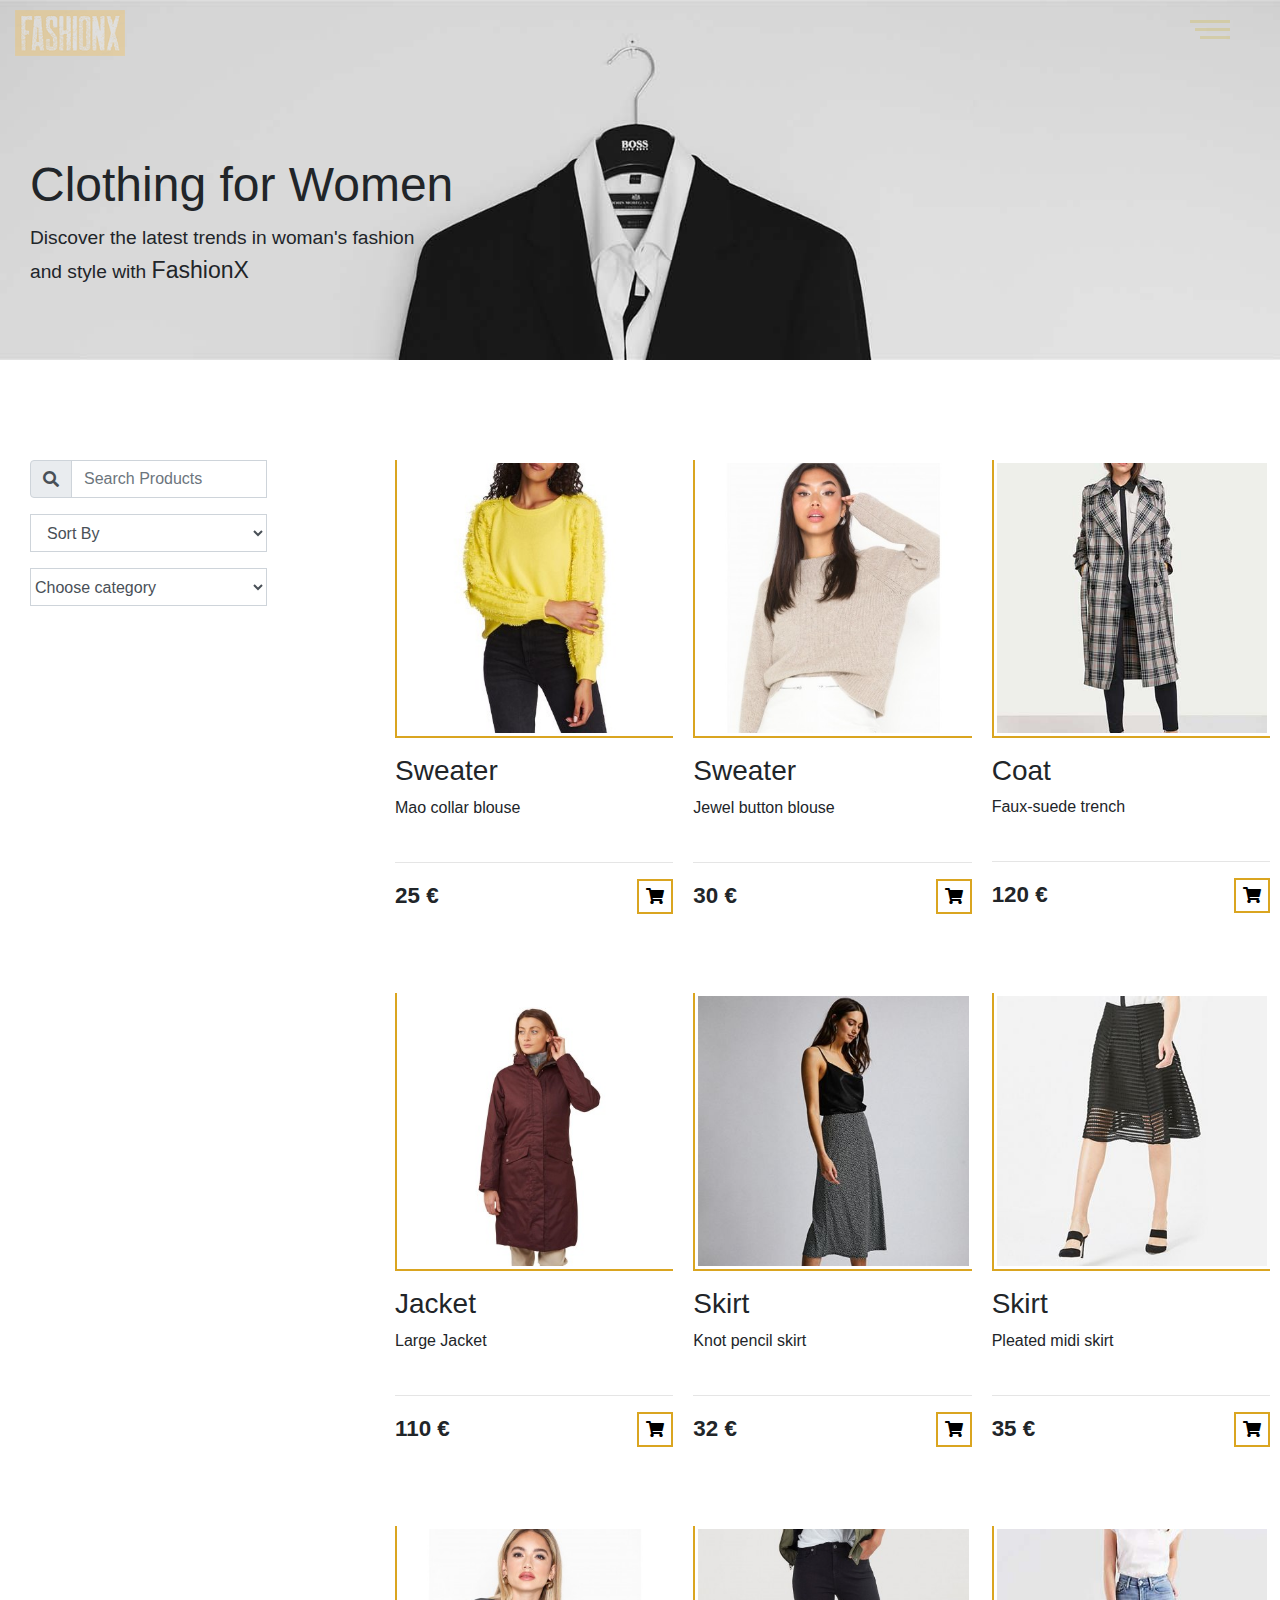
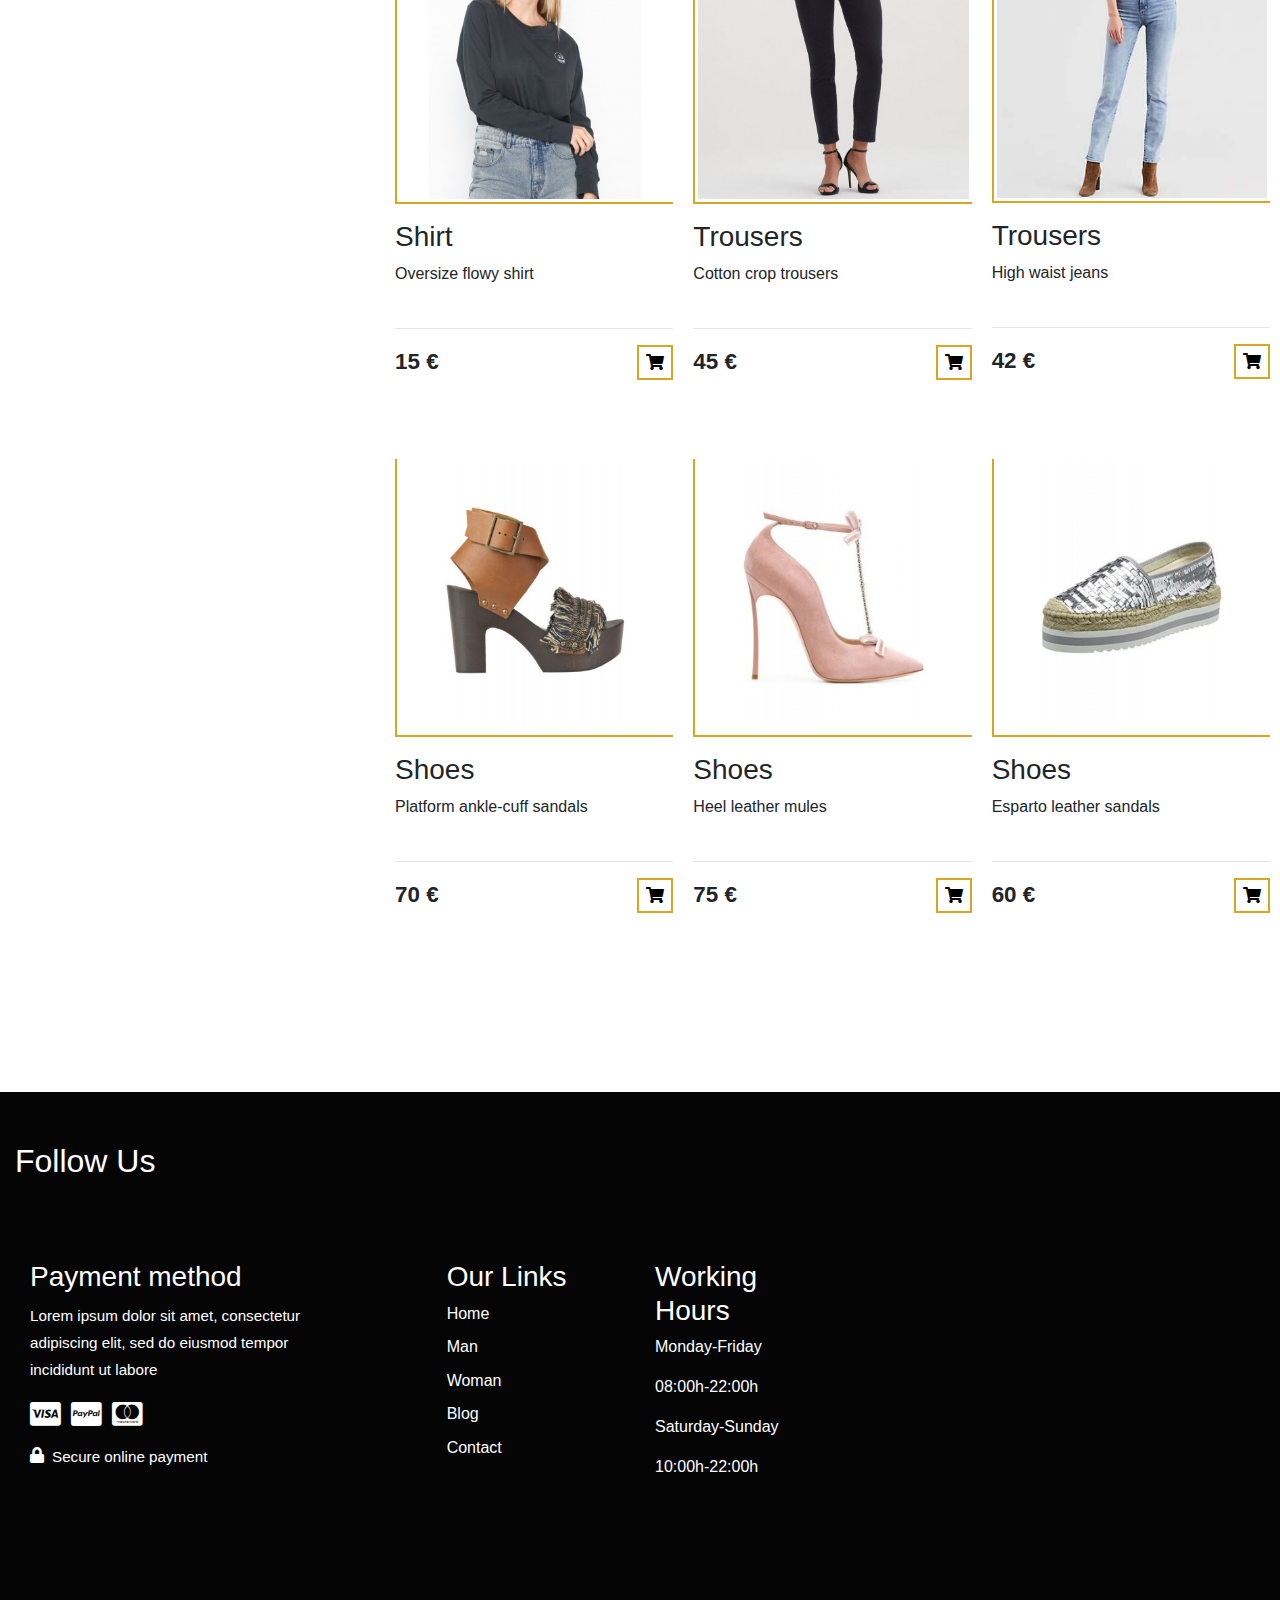
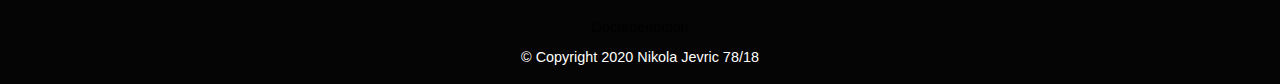
<file: woman.html>
<!DOCTYPE html>
<html>
    <head>
        <meta name="viewport" content="width=device-width, initial-scale=1">
        <title>FashionX Official Website/Man clothes</title>
        <link rel="stylesheet" href="https://use.fontawesome.com/releases/v5.8.2/css/all.css"/>
        <link rel="stylesheet" href="https://stackpath.bootstrapcdn.com/bootstrap/4.3.1/css/bootstrap.min.css" integrity="sha384-ggOyR0iXCbMQv3Xipma34MD+dH/1fQ784/j6cY/iJTQUOhcWr7x9JvoRxT2MZw1T" crossorigin="anonymous"/>
        <link rel="stylesheet" href="css/style.css"/>
        <link rel="icon" type="image/x-icon" href="img/ikona.ico" /> 
    </head>
    <body>  
         <header id="headerProizvodi">
        <div class="row container-fluid" id="navigacijaPromenaBojeMaliEkran">
            <div class="col-lg-2 col-2" id="logo">
               <a href="index.html"><img src="img/logo.png" alt="logo"/></a>
            </div> 
            <div class="col-lg-10 col-10" id="navigacija">
               
                <div id="hamburger" class="hamburgerClick">
                    <div class="ham "></div>
                    <div class="ham "></div>
                    <div class="ham "></div>
                   
                </div>
             
                
                
                <ul id="navigacijaLinkovi">
                
                </ul>
           
            </div>
           
        </div>
   
    <section id="naslovProizvodi">
        <div class="row container mx-auto">
            <div class="col-lg-6 col-12">
               <h1>Clothing for Women</h1>
               <p>Discover the latest trends in woman's fashion and style with <span>FashionX</span></p>
            </div>
           
        </div>
    </section>
    </header>
    <main id="proizvodi">
       
        <div class="container mx-auto">
            <div class="row">
                <div class="col-lg-3 col-12 mx-auto mb-3">
                    <form action="#" class="mb-3">
                        <div class="row">
                            <!-- prikaz search bara -->
                                <div class="input-group col-lg-10 col-md-4 col-12 searchDiv">
                                    <div class="input-group-prepend">
                                        <span class="input-group-text" id="search"><i class="fas fa-search"></i></span>
                                    </div>
                                    <input type="text" class="form-control" id="searchInput" placeholder="Search Products" aria-label="Username" aria-describedby="basic-addon1">
                                </div>
                            <!-- endof searchbar -->
                            <!-- prikaz sorta -->
                            <div class="col-lg-10 col-md-4 col-6 sortPadding">
                                <select class="form-control my-lg-3 my-md-0 mt-2" id="sortiranje">
                                </select>
                            </div>
                            <!-- end of sort -->
                            <!-- prikaz ddlKat -->
                            <div class="col-lg-10 col-md-4 col-6 my-md-0 mt-2 categoryPadding">
                                <div class="selectBox" onclick="prikaziChbZaFilter()">
                                    <select class="form-control">
                                        <option>Choose category</option>
                                    </select>
                                    <div class="sakrijOption"></div>
                                </div>
                                <div id="chbs">
          
                                </div>
                            </div>
                            <!-- endof ddlKat -->
                        </div>
                    </form>
                </div>
                <div class="col-lg-9 col-12 row" id="proizvodiPrikaz">
                
                
               
                </div>
            </div>
        </div>
    
    </main>
    <footer>
        <div class="row container mx-auto marginaFoo">
            <div class="fooInsta">
                <h2>Follow Us</h2>
                <div class="posts row text-center d-flex">
    
                </div>
            </div>
        </div> 

        <div class="row container mx-auto fooInfo">
            <div class="col-lg-4 placanje" id="prikaziPay">

            </div>
            <div class="col-lg-2 fooLinkovi" id="ispisLinkova">

            </div>
            <div class="col-lg-2 fooWorkingH" id="radnoVreme">

            </div>
            
            <div class="col-lg-4 text-md-right mx-auto pt-4 pt-md-0 mapa" id="mapaIspis">
               
            </div>
        </div>
        
           
       <div class="row container mx-auto fooCopy" id="ispisCopy">
         
       </div>
    </footer>

        <!-- SCRIPTS -->
        <script src="https://ajax.googleapis.com/ajax/libs/jquery/3.4.1/jquery.min.js"></script>
        <!-- <script src="https://code.jquery.com/jquery-3.3.1.slim.min.js" integrity="sha384-q8i/X+965DzO0rT7abK41JStQIAqVgRVzpbzo5smXKp4YfRvH+8abtTE1Pi6jizo" crossorigin="anonymous"></script> -->
        <script src="https://cdnjs.cloudflare.com/ajax/libs/popper.js/1.14.7/umd/popper.min.js" integrity="sha384-UO2eT0CpHqdSJQ6hJty5KVphtPhzWj9WO1clHTMGa3JDZwrnQq4sF86dIHNDz0W1" crossorigin="anonymous"></script>
        <script src="https://stackpath.bootstrapcdn.com/bootstrap/4.3.1/js/bootstrap.min.js" integrity="sha384-JjSmVgyd0p3pXB1rRibZUAYoIIy6OrQ6VrjIEaFf/nJGzIxFDsf4x0xIM+B07jRM" crossorigin="anonymous"></script>
        <script src="js/main.js"></script>
    </body>
</html>
</file>
<file: css/style.css>
*{
    padding: 0px;
    margin:0px;
   
}
/* FONTS */
@import url('https://fonts.googleapis.com/css?family=Open+Sans|Sen&display=swap');
h2,h3,li{
    font-family: 'Sen', sans-serif;
}

/* ENDOF FONTS */
.form-control{
    border-radius: 0px!important;
}
.proizvod{
    padding-left:10px;
    padding-right: 10px;
}
::selection {
    background: gold;
  }
.container{
    max-width:1450px!important;
}
a{
    color:#000;
}
a:hover{
    color:#000;
    text-decoration: none;
}
/* DIZAJN POPOUT-A */
#linkoviFixed{
    z-index:101;
    position:fixed;
    top:30%;
    right:10px;
    background-color:rgba(255,255,255,0.9);
    border-radius: 5px;
    padding:10px 15px;
    box-shadow: -10px 0px 20px 2px rgba(0,0,0,.06);

}

.linkFixed{
    position:relative;
}
.linkFixed i{
    font-size:1.5em;
    padding:20px 0px;
    
    color:#BDC3C7;
}

.linkFixed i:hover{
    color:goldenrod;
}
.prelazakMisem{
    position: absolute;
    top:5px;
    right:40px;
    background-color:rgba(255,255,255,0.9);
    width:150px;
    height:55px;
    padding-top:15px;
    border-radius: 5px 0px 0px 5px;
}
.linkFixed:nth-of-type(2){
    border-bottom: 1px solid goldenrod;
    border-top: 1px solid goldenrod;
}
.socials i{
    padding-top: 0px;
    font-size:1.6em;
}
.socials i:nth-of-type(2){
    padding: 0px 15px;
    
}
/*KRAJ DIZAJN POPOUT-A */
header{
    overflow: hidden;
    height: 100vh;
    /* background-image: url(../bcimg5.jpg); */
    background-image: url(../img/heder.jpg);
    background-size: cover;
    background-repeat: no-repeat;
    background-position: center center;
    /* background: #f9f9f9; */
    position: relative;
}

/* NAVIGACIJA */

#logo,#navigacija{
    opacity:0;
  
}
#logo img{
    width:110px;
    margin-top: 10px;
}
#navigacija ul li{
    list-style: none;
    font-size:18px;
    font-weight: 500;
    display:inline;
    /* transition: 0.3s ease-in; */
    padding:10px 20px;
    /* transition:.2s ease-in; */
    
}
#navigacija ul li:hover{
    padding: 10px 18px;
    
    border:2px solid goldenrod;
    /* border-top:2px solid goldenrod; */
    
}
#navigacijaLinkovi{
    position:absolute;
    right:100px;
    top:20px;
    /* text-align:left; */
    display:none;
    
}
#navigacijaLinkovi a{
    color:#000;
    text-decoration: none;
    letter-spacing: 0.5px;
}
.active{
    display:block!important;
    position: absolute;
    top:100px;
    right:0px;
    z-index: 100;
}

#hamburger{
    position: absolute;
    top:20px;
    right: 20px;
}
.ham{
    width: 35px;
    height: 3px;
    background-color:#CFB53B;
    transform:rotate(0deg);
    transition: 0.3s ease;
}
.ham:nth-of-type(1){
    width:40px;
}
.ham:nth-of-type(2){
   margin:5px 0px;
    margin-left:5px;
}
.ham:nth-of-type(3){
    width:30px;
    margin-left:10px;
}
.hamClick{
    background:#CFB53B;
}

.hamClick:nth-of-type(1){
    opacity: 0;
  }
.hamClick:nth-of-type(2){
    position: absolute;
    transform: rotate(135deg);
    top: -2px;
    left: 5px;
    bottom:-10px;
 }
 .hamClick:nth-of-type(3){
    transform:rotate(45deg);
    width:35px;
    position: absolute;
    bottom: -10px;
    
  }




/* KRAJ NAVIGACIJE */
/* NASLOV */
#naslov{
    opacity: 0;
}
#naslov h1{
    font-size:3em;
    /* margin-left: 100px; */
    margin-top:200px;
    
}
#naslov h1 span{
    font-size:2em;
    -webkit-text-fill-color: transparent;
    -webkit-text-stroke-width:3px;
    -webkit-text-stroke-color: goldenrod;
}

.tekstNaslov{
    font-size:1.8em;
}
.dugmeNaslov{
    font-size:1.3em;
    border:1px solid goldenrod;
    width:200px;
    padding:10px 5px;
    transition:0.2s ease-in;
    font-weight: 600;
}
.dugmeNaslov:hover{
    color:#fff;
    background-color:goldenrod;
}
.dugmeNaslov a{
    color:#000;
}
.dugmeNaslov a:hover{
    text-decoration: none;
    color:#fff;
}

/* KRAJ NASLOVA */

/* O NAMA */
#about{
    /* background: #f9f9f9; */
    padding: 150px 0px;
  
}

.onamaTekst p ,.onamaTekst h2{
    /* margin:0px auto; */
    width: 550px;
}
.onamaTekst h2{
    font-size:2.5em;
    margin-top:40px;
    margin-bottom: 30px;
}
.onamaTekst p {
    font-size:1.05em;
    line-height: 1.7;
    margin-bottom: 15px;
}
.onamaSlika{
    display: block;
}
/* subscription */
#subscription{
    height:600px;
    background-image: url("../img/sub2.jpg");
    background-size: cover;
    background-position: center;
    background-attachment: fixed;
}  
#greskaSub{
    color:#fff;
    padding:0px 10px;
    background:rgba(0,0,0,0.65);
    text-align: justify;
}
.subTekst h2{
    font-size:4em;
    color:black;
    padding-top:100px;
    width:500px;
    margin:0px auto;
   
}
.subTekst form input{
    width:300px;
    height:45px;
    border-radius: 3px!important;
}
.subTekst form input:nth-of-type(2){
   margin-top:15px;
    background-color: #C93756;
    color:#fff;
    border:0px;
}
.subTekst form{
    width:300px;
    margin:0px auto;
    margin-top:50px;
}
/* subscription */

/* TRANSPORT */
#transport{
    padding:100px 0px;
    /* background: #f9f9f9; */
}
#transport h3{
    text-transform: uppercase;
    font-size:1.5em;
    
}
#transport p{
    width:250px;
    text-align: left;
}

/* KRAJ TRANSPORTA */
/* blog */
#blog{
    background-image: url('../img/heder.jpg');
    background-size: cover;
    padding:80px 0px;
}
.blogPojedinacni p:nth-of-type(2){
    letter-spacing: 0.1px;
}
.blogNaslov h2{
    font-size:3em;
}
.blogNaslov p{
    font-size:1.2em;
    margin-bottom:80px;
}
.blokSlikePadding{
    padding-left: 0px!important;
    padding-right: 0px!important;
}
.blog1{
    /* margin-bottom: 50px; */
  
}
.blogTekst{
    background-color: #fff;
}
#blog h3{
    margin-bottom: 30px;
}

#blog p:nth-of-type(2){
    width:500px;
    font-size:1.1em;
    padding-bottom: 30px;
    border-bottom: 1px solid gray;
}
#blog p:nth-of-type(1){
font-weight: 500;
}
#blog p:nth-of-type(3){
    font-weight: 500;
    /* background-color: #C93756; */
    width:150px;
    text-align: center;
    color:#000;
    font-size:1.05em;
    padding:10px 10px;
    border:2px solid #C93756;
    transition:0.2s ease-in;
    }
#blog p:nth-of-type(3):hover{
    background-color:#C93756;
    color:#fff;
}

/* kraj bloga */

/* FOOTER */
footer{
    /* min-height: 700px; */
    background-color: #050505;
    color:#fff;
    
}
/* .marginaFoo .row{
    margin-left:0px!important;
} */
.posts img {
    width:100%;
    height: 100%;
    transition:0.2s ease-in-out;
}
.posts img:hover{
    border:4px solid goldenrod;
   
}

.paddingInstagram{
    padding-right: 5px; 
    padding-left: 5px;
}

.fooInsta h2{
    margin-top:50px;
    margin-bottom:30px;
}
.fooInfo{
    margin-top:50px;
}

.placanje p:nth-of-type(1){
    width:300px;
    line-height: 1.8;
    font-size:0.95em;
}
.placanje p:nth-of-type(2){
    font-size:0.9em;
}
.kartice i{
    font-size:1.7em;
}
.kartice i:nth-of-type(2){
    margin:0px 10px;
}
.fooCopy{
    padding-top:100px;
}
.fooCopy{
    font-size:0.9em;
}
.mapa{
    padding-right: 0px;
    padding-left: 0px;
}
.mapa iframe{
    height:250px;
    width:80%;
}
.fooLinkovi p{
    margin-bottom: 0.6rem!important;
}
.fooLinkovi p a{
   color:#fff;
   transition:0.2s ease-in;
}
.fooLinkovi p a:hover{
    border-bottom:1px solid goldenrod;
    padding-bottom: 2px;
    text-decoration: none;
}
    /* padding-left: 15px;
/* KRAJ FOOTERA */

/* STRANICA MUSKE ODECE */

#headerProizvodi{
    height:40vh;
    background-image: url(../img/header5.jpg);
    background-size: cover;
    background-repeat: no-repeat;
    background-position: top;
}
#naslovProizvodi h1{
    font-size:3em;
    /* margin-left: 100px; */
    margin-top:100px;
    
}
#naslovProizvodi p{
    font-size:1.2em;
    margin-top:10px;  
    width:400px;
}
#naslovProizvodi span{
    font-size:1.2em;
}
#proizvodiPrikaz,#blogPrikaz{
    /* border-left:2px solid #BDC3C7;
    border-left:1px solid goldenrod; */
    padding-left: 50px;
}
.selectBox {
    position: relative;
    /* width:250px; */
  }
  
  .selectBox select {
    width: 100%;
    border: 1px solid #ced4da;
    border-radius: .25rem;
    padding:6px 0px;
  }
  
  .sakrijOption {
    position: absolute;
    left: 0;
    right: 0;
    top: 0;
    bottom: 0;
  }
  /* OVER SLUZI DA SAKRIJE SELECT NA OPTION KADA SE KLIKNE NA SELECT */

  #chbs {
    display: none;
    border: 1px #dadada solid;
    transition: 0.5s ease;
    /* width:250px; */

  }
 
  #chbs label {
    display: block;
    padding:3px 0px;
    padding-left: 10px;
    color: #495057;
  }

  #chbs label:hover {
    background-color: #1e90ff;
    color:#fff;
  }
  .proizvod p{
      min-height: 50px;
  }
/* main */
#glavni{
    padding:0px;
}
main{
 
    padding:100px 0px;
}
.searchDiv,#sortiranje,#datum{
    /* width:250px; */
}

.proizvodSlika {
    position: relative;
    overflow: hidden;
}
.proizvodSlika img {
    position: relative;
    overflow: hidden;
    transition: 0.5s ease;
    display: block;
    border-bottom: 2px solid goldenrod;
    border-left:2px solid goldenrod;
    padding:3px;
}
  
.proizvodSlika:hover img {
    transform: scale(1.3);
}
/* .searchDiv input{
    border:0px;
    border-bottom: 1px solid #000;
    border-radius: 0px;
}
.searchDiv #search{
    background: transparent!important;
    border:0px;
} */
#filtriranje{
    font-size:1.1em;
    letter-spacing: 1px;
    font-weight: 500;
    text-transform: uppercase;
    width:250px;
}
#filtriranje input{
    width:15px;
    height:15px;
}
.cenaProizvod{
    font-size:1.4em;
    font-weight: bold;
}
.cena i{
     /* background: #ababab; */
    display: block;
    /* width: 35px; */
    height: 35px;
    /* border-radius: 50%; */
    padding: 7px;
    color:#000;
    transition:0.2s ease-in;
    border:2px solid goldenrod;
}

.cena i:hover{
    background: goldenrod;
    color:#fff;
}
/* kraj maina */
/* logoKompanije */
#logoKompanije{
    background-color:#F2F1EF;

   
}
.slajder{
    position: relative;
}

.prev, .next {
    cursor: pointer;
    position: absolute;
    top: 50%;
    width: auto;
    padding: 16px;
    margin-top: -22px;
    color: #000;
    font-weight: bold;
    font-size: 20px;
    transition: 0.6s ease;
    border-radius: 0 3px 3px 0;
    user-select: none;
  }
  .next {
    right: 0;
    border-radius: 3px 0 0 3px;
  }
/* kraj logo kompanija */
/* KRAJ STRANICE MUSKE ODECE */

/* STRANICA KONTAKT */
#kontakt{
    padding:0px;
}
#kontaktForma input,#kontaktForma textarea{
    border-radius: 0px;
}
textarea{
    resize:none;
}
#btnSubmit{
    margin-top: 15px;
    background-color: #C93756;
    color: #fff;
    border: 0px;
    width:200px;
    padding:10px 0px;
}
.infoTekstContact{
    width: 350px;
    letter-spacing: .1px;
    line-height: 1.7;
    font-size:1.1em;
   
}
#greskaKontakt ul li{
    list-style-type: none;
    font-weight: bold;
  
}
.slikaKontakt{
    background:url('../img/kontakt1.jpg');
}
.contactIkone strong{
    font-size:1.2em;
}

/* STRANICA KONTAKT */

/* STRANICA CART */
.cartSlika{
   border-left: 2px solid goldenrod;
   border-bottom: 2px solid goldenrod;
}
.brisiProizvod{
    font-size:1.8em;
}
.brisiProizvod:hover{
    color:goldenrod;
}
.desniBlokCart input{
    border:0px;
}
.desniBlokCart,.leviBlokCart{
    position: relative;
    
}
.desniBlokCart p{
    position: absolute;
    bottom:0px;
    /* left:-40px; */
   border-bottom: 2px solid goldenrod;
   font-size:1.2em;
   right: 20px;
}
.leviBlokCart p{
    position: absolute;
    bottom:0px;
    font-size:1.2em;
}
.cenaKorpa{
    font-weight: 500;
    font-size:1.1em;
}

@media screen and (max-width: 1024px) {
    .leviBlokCart p,.desniBlokCart p{
        position: relative;
        left:0px;
    }
    
    .desniBlokCart p{
        border:0px;
        position: absolute;
        left:13px;
        top:0px;
    }
    .cartSlika{
        border-bottom: 0px;
    }
    #navigacija ul li{
       
        font-size:17px;
    }
    #naslov h1 {
        font-size: 2.5em;
        
        margin-top: 100px;
    }
    #naslov h1 span {
        font-size: 1.3em;
        
        -webkit-text-stroke-width:1px;
   
    }
    .tekstNaslov {
        font-size: 1.7em;
    }
    .dugmeNaslov {
        font-size: 1.1em;
        width: 150px;
        padding: 8px 4px;
    }

    #about{
        margin-top:0px;
        margin-bottom:20px;
    }
    .onamaTekst p,.onamaTekst h2{
        width:auto;

    }
    #subscription {
        height: 500px;
      
    }
    #blog h3 {
        margin-bottom: 20px;
    }
    #blog p:nth-of-type(2) {
        width: 400px;
        font-size: 1em;
        padding-bottom: 10px;
      
    }
    #blog p:nth-of-type(3) {
        width: 120px;
        font-size: 1.0em;
        padding: 8px 4px;
    }
  }

  @media screen and (max-width: 768px) {
      #hamburger{
          right:0px;
      }
    #navigacijaLinkovi{
        z-index:200; 
        right: 40px;
        top:15px
    }
    #navigacijaLinkovi li{
        z-index:200;
        
    }
    #navigacija ul li{
        padding:10px;
    }
    #subscription {
        height: 400px;
    }
    
    .subTekst h2 {
        font-size: 3em;
        padding-top: 50px;
        width:350px;
    }
    .subTekst form input {
        width: 250px;
        height: 40px;
    }
    .subTekst form {
        width:250px;
        margin-top: 30px;
    }
    #naslovProizvodi{
        margin-top:0px;
         color:#fff;
     }
  }
  @media screen and (max-width: 576px) {
    .sortPadding{
        padding-right: 5px!important;
    }
    .categoryPadding{
        padding-left: 5px!important;
    }
    header{
        height:70vh;
        overflow: inherit;
    }
    #headerProizvodi{
      
        background-image: url(../img/header6.jpg);
        
    }
    /* #naslovProizvodi{
       margin-top:0px;
        color:#fff;
    } */
    #naslovProizvodi p{
        width:250px;
    }
    #proizvodiPrikaz, #blogPrikaz {
        margin:0px auto;
        padding-left: 15px;
       
    }
      /* poput */
      #linkoviFixed {
        z-index: 101;
        position: fixed;
        top: 60%;
        right: 0px;
        background-color: rgba(255,255,255,0.9);
        border-radius: 5px;
        padding: 5px 5px;
        box-shadow: -10px 0px 20px 2px rgba(0,0,0,.06);
    }
    .linkFixed i {
        font-size: 1.4em;
        padding: 10px 0px;
        
    }
    .prelazakMisem {
        position: absolute;
        top: 0px;
        right: 25px;
        background-color: rgba(255,255,255,0.9);
        width: 150px;
        height: 40px;
        padding-top: 5px;
        border-radius: 5px 0px 0px 5px;
    }
  
    .socials i{
        padding-top: 5px;
        font-size:1.4em;
    }
    .socials i:nth-of-type(2){
        padding:0px 20px;
    }
    /* end of poput */

    /* navigacija */
    #navigacija ul li{
        width:100px;
        margin-right: 15px;
        display:block!important;
        top:0px;
        left:0px;
       margin-left: auto;
    }
    #logo{
        left:-20px;
        top:-5px;
    }
    #logo img{
        width:90px;
        margin-top: 10px;
    }

    #hamburger {
        position: absolute;
        top: 15px;
        right: 0px;
    }
    
    #navigacijaPromenaBojeMaliEkran{
        margin-left:0px!important;
        background-color:rgba(0,0,0,0.75);
    }
  
    #navigacija ul li:hover{
        padding: 8px 8px;
        
        border:2px solid goldenrod;
        /* border-top:2px solid goldenrod; */
        width:100px;
    }
    #navigacijaLinkovi{
        right:-15px;
        top:27.5px;
       
        margin-top:20px;
        background-color:rgba(0,0,0,0.75);
        width:140%;
      text-align: right;
      padding-bottom: 20px;
    }

    #navigacijaLinkovi li a{
        color:#fff;
    }
    /* end of navigacija */

    #naslovProizvodi h1 {
        font-size: 2em;
        /* margin-left: 100px; */
        margin-top: 40px;
    }
    .cenaProizvod{
        font-size: 1.3em;
    }
    .cena i{
        font-size:0.9em;
        height: 32px;
    }
/* ABOUT */
#about {
    /* background: #f9f9f9; */
    padding: 0px 0px 50px 0px;
}
#transport {
    padding: 40px 0px;
    
}
/* END OF ABOUT */
    .responsiveDugme{
        width: 300px;
        z-index:105;
        position: relative;
    }
    .dugmeNaslov {
        font-size: 0.9em;
        width: 400px;
        padding: 6px 3px;
    }
    #naslov h1 {
        font-size: 2em;
        
        margin-top: 50px;
    }
    #naslov h1 span {
        font-size: 1.5em;
    }
    .naslovSlika{
        margin-top:100px;
    }
    .tekstNaslov {
        font-size:1.1em;
      
    }
    /* #glavniSlike{
     width:100%;
        
    } */
    .onamaTekst p{
        font-size:0.95em;
    }
    .onamaTekst h2,.blogNaslov h2 {
        font-size: 2.2em;
    }
    #transport h3 {
        text-transform: uppercase;
        font-size: 1.3em;
    }
    #blog{
        padding:40px 0px;
    }
    
    #blog p:nth-of-type(2) {
        width: 350px;
        font-size: 0.95em;
    }
    .fooCopy {
        padding-top: 50px;
    }
    .mapa iframe {
        height: 200px;
        width: 70%;
    }
    
    main {
        padding: 40px 0px;
    }
    .paddingInstagram{
        padding-right: 2px; 
        padding-left: 2px;
    }
}
@media screen and (max-width: 400px){
    #naslovProizvodi p {
        font-size: 1em;
        margin-top: 10px;
    }
    #btnSubmit{
        width:150px; 
    }
    .infoTekstContact{
        width: 250px;
    }

    #blog p:nth-of-type(2) {
        width: 270px;
        font-size:0.95em;
    }
    .subTekst h2 {
        font-size: 2.5em;
        padding-top: 50px;
        width: 300px;
    }
    #naslov h1 {
        width:300px;
    }
    #naslov{
        position:relative;
    }
    .tekstNaslov {
        position: relative;
        width:300px;
       z-index:101;
    }
    .searchDiv, #sortiranje, .selectBox, #chbs,#datum {
        /* width: 200px; */
       
    }
}

@media screen and (max-width: 350px){
    .responsiveDugme, .tekstNaslov,#naslov h1,.subTekst h2,.placanje p:nth-of-type(1){
        width:280px;
    }
}
</file>
